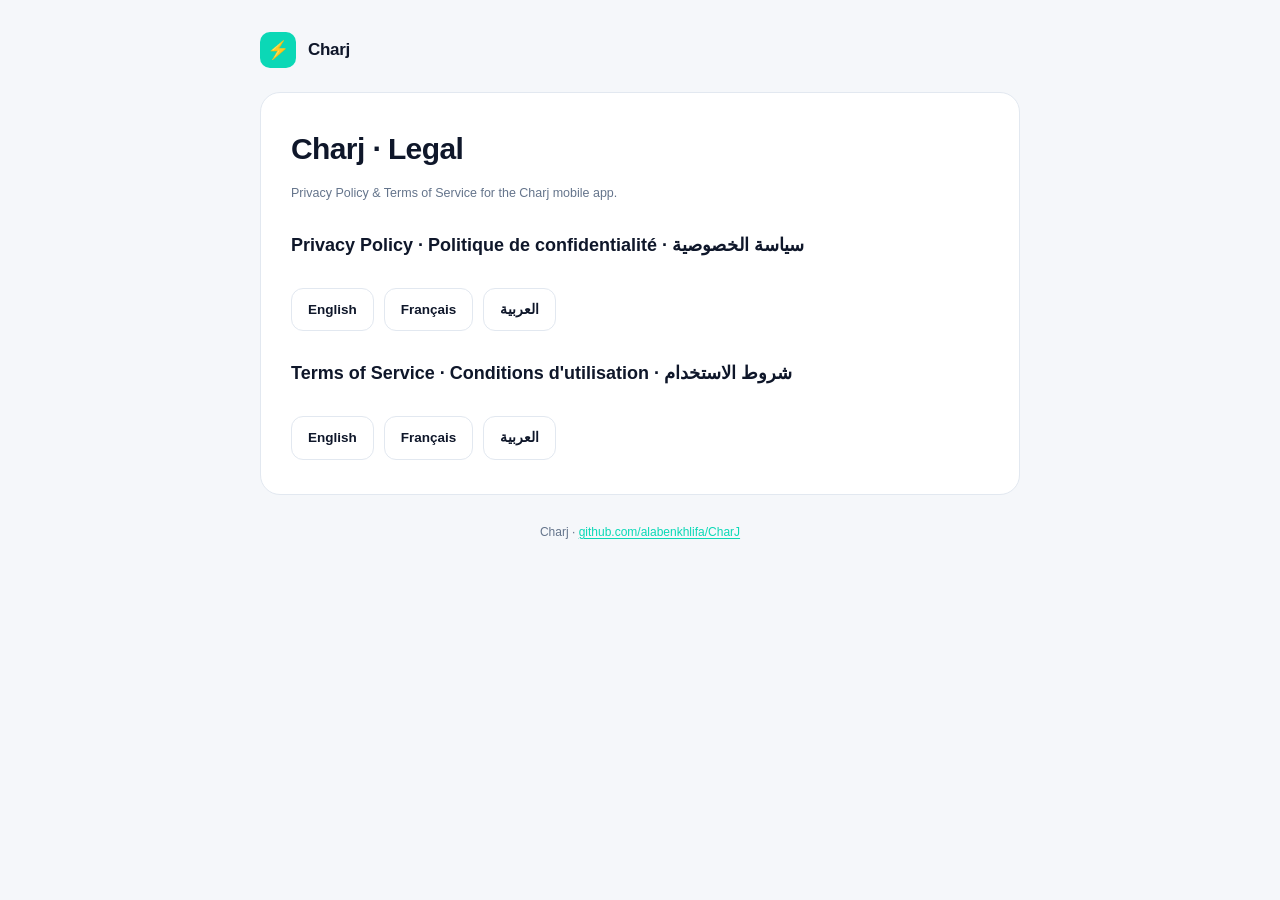
<file: index.html>
<!DOCTYPE html>
<html lang="en">
<head>
<meta charset="utf-8" />
<meta name="viewport" content="width=device-width, initial-scale=1" />
<title>Charj — Legal</title>
<meta name="description" content="Privacy Policy and Terms of Service for Charj, the free EV charger finder for Tunisia." />
<style>
:root{--bg:#f5f7fa;--surface:#fff;--text:#0f172a;--muted:#64748b;
--border:#e2e8f0;--accent:#0BD8B6;--accent-dark:#042F2E;}
@media (prefers-color-scheme:dark){:root{--bg:#0f172a;--surface:#1e293b;
--text:#f8fafc;--muted:#94a3b8;--border:#334155;}}
*{box-sizing:border-box}html,body{margin:0;padding:0}
body{font-family:-apple-system,BlinkMacSystemFont,"SF Pro","Helvetica Neue",
sans-serif;background:var(--bg);color:var(--text);line-height:1.6;
padding:32px 20px 80px;transition:background .3s,color .3s}
main{max-width:760px;margin:0 auto}
.topbar{display:flex;align-items:center;justify-content:space-between;
margin-bottom:24px;flex-wrap:wrap;gap:12px}
.brand{display:flex;align-items:center;gap:12px;text-decoration:none;color:var(--text)}
.brand-dot{width:36px;height:36px;border-radius:10px;background:var(--accent);
display:flex;align-items:center;justify-content:center;color:var(--accent-dark);
font-weight:800;font-size:18px}
.brand-name{font-weight:800;font-size:17px;letter-spacing:-.3px}
.lang{display:flex;gap:6px}
.lang a{padding:6px 12px;border-radius:999px;text-decoration:none;
font-size:12.5px;font-weight:600;color:var(--muted);border:1px solid var(--border)}
.lang a.active{background:var(--accent);color:var(--accent-dark);border-color:transparent}
.card{background:var(--surface);border:1px solid var(--border);
border-radius:20px;padding:32px 30px 34px}
h1{font-size:30px;letter-spacing:-.6px;margin:0 0 8px;font-weight:800}
h2{font-size:18px;margin:28px 0 10px;font-weight:700}
h3{font-size:15px;margin:18px 0 6px;font-weight:600}
p,li{font-size:14.5px}
a{color:var(--accent);text-decoration:underline;text-underline-offset:2px}
code{background:rgba(0,0,0,.06);padding:1px 6px;border-radius:4px;font-size:13px}
@media (prefers-color-scheme:dark){code{background:rgba(255,255,255,.08)}}
ul{padding-left:22px}
[dir=rtl] ul{padding-right:22px;padding-left:0}
.meta{color:var(--muted);font-size:12.5px;margin:10px 0 22px}
.doc-nav{display:flex;gap:10px;margin-top:28px;flex-wrap:wrap}
.doc-nav a{background:var(--surface);border:1px solid var(--border);
padding:10px 16px;border-radius:12px;text-decoration:none;color:var(--text);
font-weight:600;font-size:13.5px}
footer{max-width:760px;margin:28px auto 0;color:var(--muted);font-size:12px;
text-align:center}
</style>
</head>
<body>
  <main>
    <div class="topbar">
      <a class="brand" href="./index.html">
        <span class="brand-dot">⚡</span>
        <span class="brand-name">Charj</span>
      </a>
    </div>
    <article class="card">
      <h1>Charj · Legal</h1>
      <p class="meta">Privacy Policy &amp; Terms of Service for the Charj mobile app.</p>
      <h2>Privacy Policy · Politique de confidentialité · سياسة الخصوصية</h2>
<div class="doc-nav"><a href="./privacy-en.html">English</a><a href="./privacy-fr.html">Français</a><a href="./privacy-ar.html">العربية</a></div>
<h2>Terms of Service · Conditions d'utilisation · شروط الاستخدام</h2>
<div class="doc-nav"><a href="./terms-en.html">English</a><a href="./terms-fr.html">Français</a><a href="./terms-ar.html">العربية</a></div>
    </article>
    <footer>
      Charj · <a href="https://github.com/alabenkhlifa/CharJ">github.com/alabenkhlifa/CharJ</a>
    </footer>
  </main>
</body>
</html>
</file>
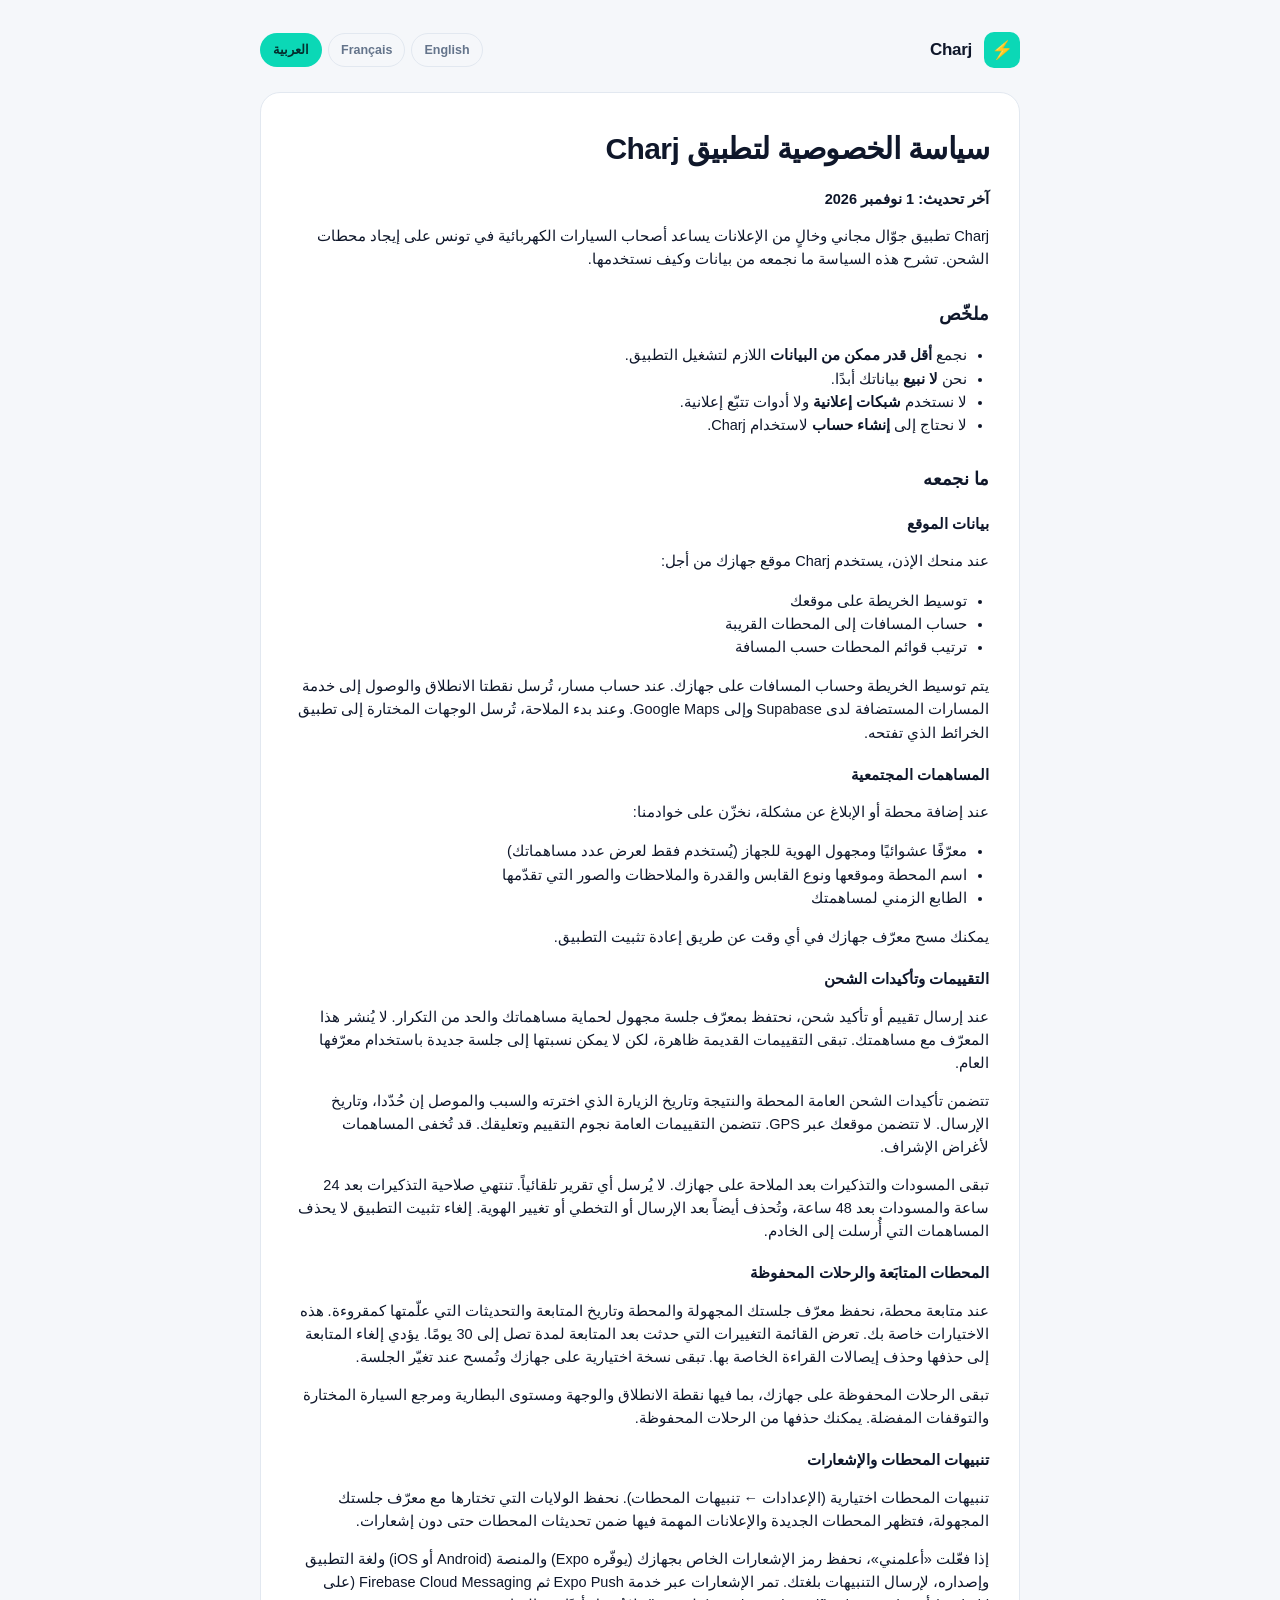
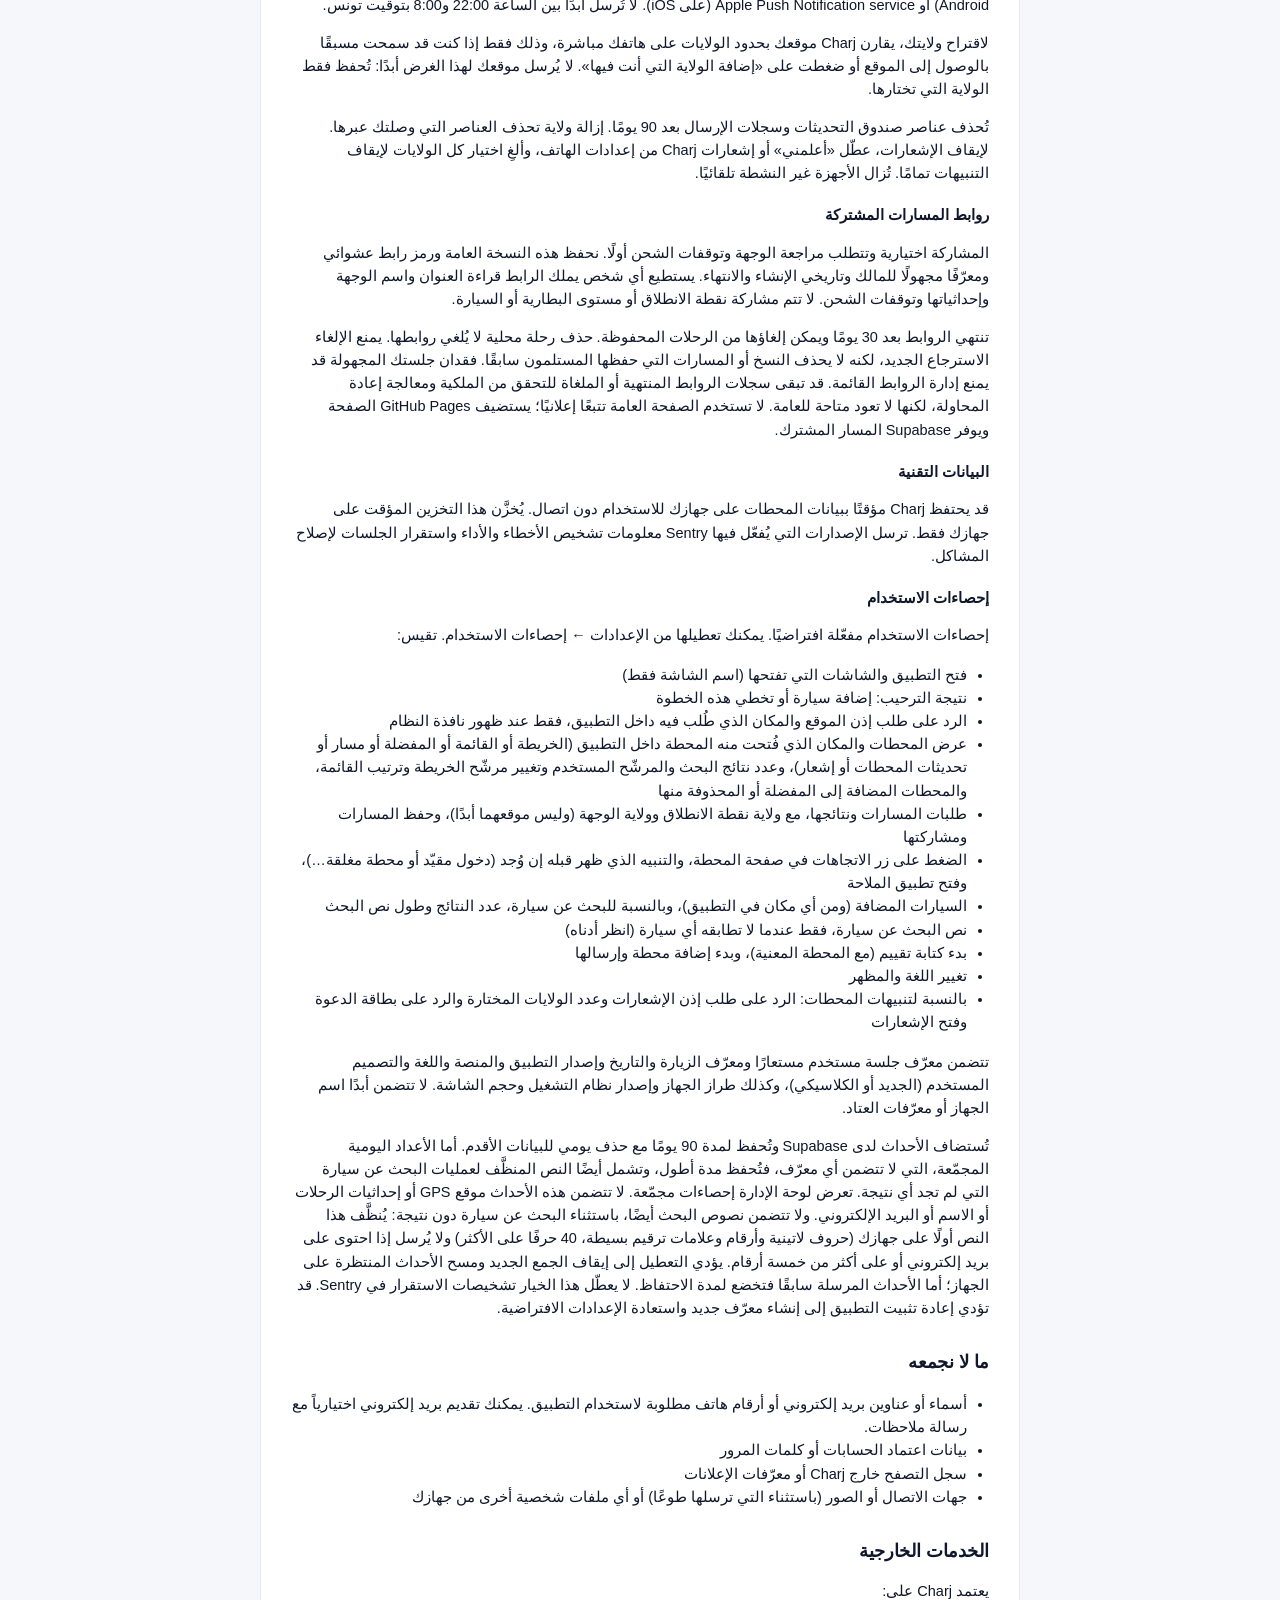
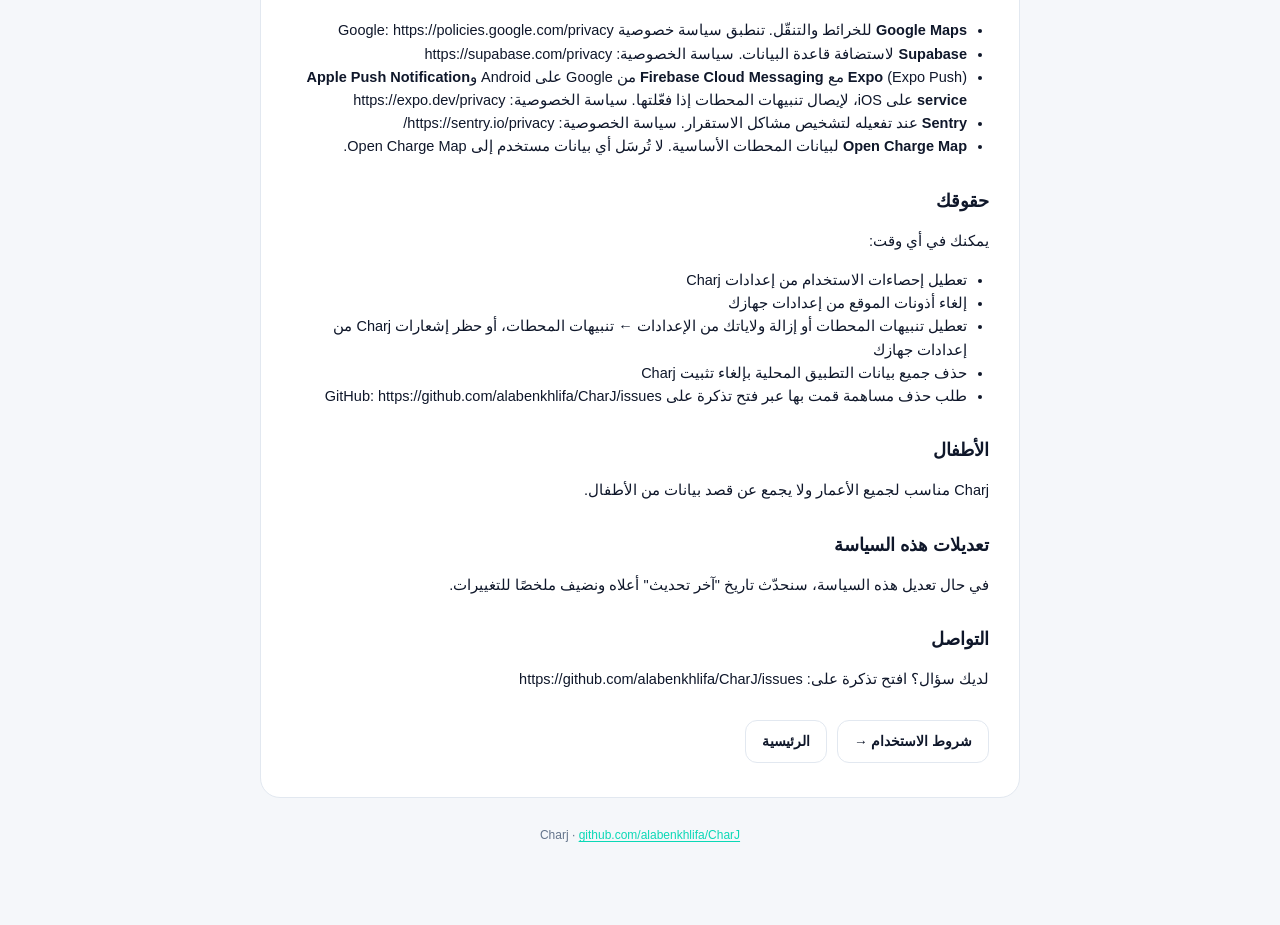
<file: privacy-ar.html>
<!DOCTYPE html>
<html lang="ar" dir="rtl">
<head>
<meta charset="utf-8" />
<meta name="viewport" content="width=device-width, initial-scale=1" />
<title>Charj — سياسة الخصوصية</title>
<meta name="robots" content="index,follow" />
<meta name="description" content="سياسة الخصوصية — Charj, the free EV charger finder for Tunisia." />
<style>
:root{--bg:#f5f7fa;--surface:#fff;--text:#0f172a;--muted:#64748b;
--border:#e2e8f0;--accent:#0BD8B6;--accent-dark:#042F2E;}
@media (prefers-color-scheme:dark){:root{--bg:#0f172a;--surface:#1e293b;
--text:#f8fafc;--muted:#94a3b8;--border:#334155;}}
*{box-sizing:border-box}html,body{margin:0;padding:0}
body{font-family:-apple-system,BlinkMacSystemFont,"SF Pro","Helvetica Neue",
sans-serif;background:var(--bg);color:var(--text);line-height:1.6;
padding:32px 20px 80px;transition:background .3s,color .3s}
main{max-width:760px;margin:0 auto}
.topbar{display:flex;align-items:center;justify-content:space-between;
margin-bottom:24px;flex-wrap:wrap;gap:12px}
.brand{display:flex;align-items:center;gap:12px;text-decoration:none;color:var(--text)}
.brand-dot{width:36px;height:36px;border-radius:10px;background:var(--accent);
display:flex;align-items:center;justify-content:center;color:var(--accent-dark);
font-weight:800;font-size:18px}
.brand-name{font-weight:800;font-size:17px;letter-spacing:-.3px}
.lang{display:flex;gap:6px}
.lang a{padding:6px 12px;border-radius:999px;text-decoration:none;
font-size:12.5px;font-weight:600;color:var(--muted);border:1px solid var(--border)}
.lang a.active{background:var(--accent);color:var(--accent-dark);border-color:transparent}
.card{background:var(--surface);border:1px solid var(--border);
border-radius:20px;padding:32px 30px 34px}
h1{font-size:30px;letter-spacing:-.6px;margin:0 0 8px;font-weight:800}
h2{font-size:18px;margin:28px 0 10px;font-weight:700}
h3{font-size:15px;margin:18px 0 6px;font-weight:600}
p,li{font-size:14.5px}
a{color:var(--accent);text-decoration:underline;text-underline-offset:2px}
code{background:rgba(0,0,0,.06);padding:1px 6px;border-radius:4px;font-size:13px}
@media (prefers-color-scheme:dark){code{background:rgba(255,255,255,.08)}}
ul{padding-left:22px}
[dir=rtl] ul{padding-right:22px;padding-left:0}
.meta{color:var(--muted);font-size:12.5px;margin:10px 0 22px}
.doc-nav{display:flex;gap:10px;margin-top:28px;flex-wrap:wrap}
.doc-nav a{background:var(--surface);border:1px solid var(--border);
padding:10px 16px;border-radius:12px;text-decoration:none;color:var(--text);
font-weight:600;font-size:13.5px}
footer{max-width:760px;margin:28px auto 0;color:var(--muted);font-size:12px;
text-align:center}
</style>
</head>
<body>
  <main>
    <div class="topbar">
      <a class="brand" href="./index.html">
        <span class="brand-dot">⚡</span>
        <span class="brand-name">Charj</span>
      </a>
      <div class="lang"><a href="./privacy-en.html">English</a><a href="./privacy-fr.html">Français</a><a href="./privacy-ar.html" class="active">العربية</a></div>
    </div>
    <article class="card">
      <h1>سياسة الخصوصية لتطبيق Charj</h1>
<p><strong>آخر تحديث: 1 نوفمبر 2026</strong></p>
<p>Charj تطبيق جوّال مجاني وخالٍ من الإعلانات يساعد أصحاب السيارات الكهربائية في تونس على إيجاد محطات الشحن. تشرح هذه السياسة ما نجمعه من بيانات وكيف نستخدمها.</p>
<h2>ملخّص</h2>
<ul>
<li>نجمع <strong>أقل قدر ممكن من البيانات</strong> اللازم لتشغيل التطبيق.</li>
<li>نحن <strong>لا نبيع</strong> بياناتك أبدًا.</li>
<li>لا نستخدم <strong>شبكات إعلانية</strong> ولا أدوات تتبّع إعلانية.</li>
<li>لا نحتاج إلى <strong>إنشاء حساب</strong> لاستخدام Charj.</li>
</ul>
<h2>ما نجمعه</h2>
<h3>بيانات الموقع</h3>
<p>عند منحك الإذن، يستخدم Charj موقع جهازك من أجل:</p>
<ul>
<li>توسيط الخريطة على موقعك</li>
<li>حساب المسافات إلى المحطات القريبة</li>
<li>ترتيب قوائم المحطات حسب المسافة</li>
</ul>
<p>يتم توسيط الخريطة وحساب المسافات على جهازك. عند حساب مسار، تُرسل نقطتا الانطلاق والوصول إلى خدمة المسارات المستضافة لدى Supabase وإلى Google Maps. وعند بدء الملاحة، تُرسل الوجهات المختارة إلى تطبيق الخرائط الذي تفتحه.</p>
<h3>المساهمات المجتمعية</h3>
<p>عند إضافة محطة أو الإبلاغ عن مشكلة، نخزّن على خوادمنا:</p>
<ul>
<li>معرّفًا عشوائيًا ومجهول الهوية للجهاز (يُستخدم فقط لعرض عدد مساهماتك)</li>
<li>اسم المحطة وموقعها ونوع القابس والقدرة والملاحظات والصور التي تقدّمها</li>
<li>الطابع الزمني لمساهمتك</li>
</ul>
<p>يمكنك مسح معرّف جهازك في أي وقت عن طريق إعادة تثبيت التطبيق.</p>
<h3>التقييمات وتأكيدات الشحن</h3>
<p>عند إرسال تقييم أو تأكيد شحن، نحتفظ بمعرّف جلسة مجهول لحماية مساهماتك والحد من التكرار. لا يُنشر هذا المعرّف مع مساهمتك. تبقى التقييمات القديمة ظاهرة، لكن لا يمكن نسبتها إلى جلسة جديدة باستخدام معرّفها العام.</p>
<p>تتضمن تأكيدات الشحن العامة المحطة والنتيجة وتاريخ الزيارة الذي اخترته والسبب والموصل إن حُدّدا، وتاريخ الإرسال. لا تتضمن موقعك عبر GPS. تتضمن التقييمات العامة نجوم التقييم وتعليقك. قد تُخفى المساهمات لأغراض الإشراف.</p>
<p>تبقى المسودات والتذكيرات بعد الملاحة على جهازك. لا يُرسل أي تقرير تلقائياً. تنتهي صلاحية التذكيرات بعد 24 ساعة والمسودات بعد 48 ساعة، وتُحذف أيضاً بعد الإرسال أو التخطي أو تغيير الهوية. إلغاء تثبيت التطبيق لا يحذف المساهمات التي أُرسلت إلى الخادم.</p>
<h3>المحطات المتابَعة والرحلات المحفوظة</h3>
<p>عند متابعة محطة، نحفظ معرّف جلستك المجهولة والمحطة وتاريخ المتابعة والتحديثات التي علّمتها كمقروءة. هذه الاختيارات خاصة بك. تعرض القائمة التغييرات التي حدثت بعد المتابعة لمدة تصل إلى 30 يومًا. يؤدي إلغاء المتابعة إلى حذفها وحذف إيصالات القراءة الخاصة بها. تبقى نسخة اختيارية على جهازك وتُمسح عند تغيّر الجلسة.</p>
<p>تبقى الرحلات المحفوظة على جهازك، بما فيها نقطة الانطلاق والوجهة ومستوى البطارية ومرجع السيارة المختارة والتوقفات المفضلة. يمكنك حذفها من الرحلات المحفوظة.</p>
<h3>تنبيهات المحطات والإشعارات</h3>
<p>تنبيهات المحطات اختيارية (الإعدادات ← تنبيهات المحطات). نحفظ الولايات التي تختارها مع معرّف جلستك المجهولة، فتظهر المحطات الجديدة والإعلانات المهمة فيها ضمن تحديثات المحطات حتى دون إشعارات.</p>
<p>إذا فعّلت «أعلمني»، نحفظ رمز الإشعارات الخاص بجهازك (يوفّره Expo) والمنصة (Android أو iOS) ولغة التطبيق وإصداره، لإرسال التنبيهات بلغتك. تمر الإشعارات عبر خدمة Expo Push ثم Firebase Cloud Messaging (على Android) أو Apple Push Notification service (على iOS). لا تُرسل أبدًا بين الساعة 22:00 و8:00 بتوقيت تونس.</p>
<p>لاقتراح ولايتك، يقارن Charj موقعك بحدود الولايات على هاتفك مباشرة، وذلك فقط إذا كنت قد سمحت مسبقًا بالوصول إلى الموقع أو ضغطت على «إضافة الولاية التي أنت فيها». لا يُرسل موقعك لهذا الغرض أبدًا: تُحفظ فقط الولاية التي تختارها.</p>
<p>تُحذف عناصر صندوق التحديثات وسجلات الإرسال بعد 90 يومًا. إزالة ولاية تحذف العناصر التي وصلتك عبرها. لإيقاف الإشعارات، عطّل «أعلمني» أو إشعارات Charj من إعدادات الهاتف، وألغِ اختيار كل الولايات لإيقاف التنبيهات تمامًا. تُزال الأجهزة غير النشطة تلقائيًا.</p>
<h3>روابط المسارات المشتركة</h3>
<p>المشاركة اختيارية وتتطلب مراجعة الوجهة وتوقفات الشحن أولًا. نحفظ هذه النسخة العامة ورمز رابط عشوائي ومعرّفًا مجهولًا للمالك وتاريخي الإنشاء والانتهاء. يستطيع أي شخص يملك الرابط قراءة العنوان واسم الوجهة وإحداثياتها وتوقفات الشحن. لا تتم مشاركة نقطة الانطلاق أو مستوى البطارية أو السيارة.</p>
<p>تنتهي الروابط بعد 30 يومًا ويمكن إلغاؤها من الرحلات المحفوظة. حذف رحلة محلية لا يُلغي روابطها. يمنع الإلغاء الاسترجاع الجديد، لكنه لا يحذف النسخ أو المسارات التي حفظها المستلمون سابقًا. فقدان جلستك المجهولة قد يمنع إدارة الروابط القائمة. قد تبقى سجلات الروابط المنتهية أو الملغاة للتحقق من الملكية ومعالجة إعادة المحاولة، لكنها لا تعود متاحة للعامة. لا تستخدم الصفحة العامة تتبعًا إعلانيًا؛ يستضيف GitHub Pages الصفحة ويوفر Supabase المسار المشترك.</p>
<h3>البيانات التقنية</h3>
<p>قد يحتفظ Charj مؤقتًا ببيانات المحطات على جهازك للاستخدام دون اتصال. يُخزَّن هذا التخزين المؤقت على جهازك فقط. ترسل الإصدارات التي يُفعّل فيها Sentry معلومات تشخيص الأخطاء والأداء واستقرار الجلسات لإصلاح المشاكل.</p>
<h3>إحصاءات الاستخدام</h3>
<p>إحصاءات الاستخدام مفعّلة افتراضيًا. يمكنك تعطيلها من الإعدادات ← إحصاءات الاستخدام. تقيس:</p>
<ul>
<li>فتح التطبيق والشاشات التي تفتحها (اسم الشاشة فقط)</li>
<li>نتيجة الترحيب: إضافة سيارة أو تخطي هذه الخطوة</li>
<li>الرد على طلب إذن الموقع والمكان الذي طُلب فيه داخل التطبيق، فقط عند ظهور نافذة النظام</li>
<li>عرض المحطات والمكان الذي فُتحت منه المحطة داخل التطبيق (الخريطة أو القائمة أو المفضلة أو مسار أو تحديثات المحطات أو إشعار)، وعدد نتائج البحث والمرشّح المستخدم وتغيير مرشّح الخريطة وترتيب القائمة، والمحطات المضافة إلى المفضلة أو المحذوفة منها</li>
<li>طلبات المسارات ونتائجها، مع ولاية نقطة الانطلاق وولاية الوجهة (وليس موقعهما أبدًا)، وحفظ المسارات ومشاركتها</li>
<li>الضغط على زر الاتجاهات في صفحة المحطة، والتنبيه الذي ظهر قبله إن وُجد (دخول مقيّد أو محطة مغلقة…)، وفتح تطبيق الملاحة</li>
<li>السيارات المضافة (ومن أي مكان في التطبيق)، وبالنسبة للبحث عن سيارة، عدد النتائج وطول نص البحث</li>
<li>نص البحث عن سيارة، فقط عندما لا تطابقه أي سيارة (انظر أدناه)</li>
<li>بدء كتابة تقييم (مع المحطة المعنية)، وبدء إضافة محطة وإرسالها</li>
<li>تغيير اللغة والمظهر</li>
<li>بالنسبة لتنبيهات المحطات: الرد على طلب إذن الإشعارات وعدد الولايات المختارة والرد على بطاقة الدعوة وفتح الإشعارات</li>
</ul>
<p>تتضمن معرّف جلسة مستخدم مستعارًا ومعرّف الزيارة والتاريخ وإصدار التطبيق والمنصة واللغة والتصميم المستخدم (الجديد أو الكلاسيكي)، وكذلك طراز الجهاز وإصدار نظام التشغيل وحجم الشاشة. لا تتضمن أبدًا اسم الجهاز أو معرّفات العتاد.</p>
<p>تُستضاف الأحداث لدى Supabase وتُحفظ لمدة 90 يومًا مع حذف يومي للبيانات الأقدم. أما الأعداد اليومية المجمّعة، التي لا تتضمن أي معرّف، فتُحفظ مدة أطول، وتشمل أيضًا النص المنظَّف لعمليات البحث عن سيارة التي لم تجد أي نتيجة. تعرض لوحة الإدارة إحصاءات مجمّعة. لا تتضمن هذه الأحداث موقع GPS أو إحداثيات الرحلات أو الاسم أو البريد الإلكتروني. ولا تتضمن نصوص البحث أيضًا، باستثناء البحث عن سيارة دون نتيجة: يُنظَّف هذا النص أولًا على جهازك (حروف لاتينية وأرقام وعلامات ترقيم بسيطة، 40 حرفًا على الأكثر) ولا يُرسل إذا احتوى على بريد إلكتروني أو على أكثر من خمسة أرقام. يؤدي التعطيل إلى إيقاف الجمع الجديد ومسح الأحداث المنتظرة على الجهاز؛ أما الأحداث المرسلة سابقًا فتخضع لمدة الاحتفاظ. لا يعطّل هذا الخيار تشخيصات الاستقرار في Sentry. قد تؤدي إعادة تثبيت التطبيق إلى إنشاء معرّف جديد واستعادة الإعدادات الافتراضية.</p>
<h2>ما لا نجمعه</h2>
<ul>
<li>أسماء أو عناوين بريد إلكتروني أو أرقام هاتف مطلوبة لاستخدام التطبيق. يمكنك تقديم بريد إلكتروني اختيارياً مع رسالة ملاحظات.</li>
<li>بيانات اعتماد الحسابات أو كلمات المرور</li>
<li>سجل التصفح خارج Charj أو معرّفات الإعلانات</li>
<li>جهات الاتصال أو الصور (باستثناء التي ترسلها طوعًا) أو أي ملفات شخصية أخرى من جهازك</li>
</ul>
<h2>الخدمات الخارجية</h2>
<p>يعتمد Charj على:</p>
<ul>
<li><strong>Google Maps</strong> للخرائط والتنقّل. تنطبق سياسة خصوصية Google: https://policies.google.com/privacy</li>
<li><strong>Supabase</strong> لاستضافة قاعدة البيانات. سياسة الخصوصية: https://supabase.com/privacy</li>
<li><strong>Expo</strong> (Expo Push) مع <strong>Firebase Cloud Messaging</strong> من Google على Android و<strong>Apple Push Notification service</strong> على iOS، لإيصال تنبيهات المحطات إذا فعّلتها. سياسة الخصوصية: https://expo.dev/privacy</li>
<li><strong>Sentry</strong> عند تفعيله لتشخيص مشاكل الاستقرار. سياسة الخصوصية: https://sentry.io/privacy/</li>
<li><strong>Open Charge Map</strong> لبيانات المحطات الأساسية. لا تُرسَل أي بيانات مستخدم إلى Open Charge Map.</li>
</ul>
<h2>حقوقك</h2>
<p>يمكنك في أي وقت:</p>
<ul>
<li>تعطيل إحصاءات الاستخدام من إعدادات Charj</li>
<li>إلغاء أذونات الموقع من إعدادات جهازك</li>
<li>تعطيل تنبيهات المحطات أو إزالة ولاياتك من الإعدادات ← تنبيهات المحطات، أو حظر إشعارات Charj من إعدادات جهازك</li>
<li>حذف جميع بيانات التطبيق المحلية بإلغاء تثبيت Charj</li>
<li>طلب حذف مساهمة قمت بها عبر فتح تذكرة على GitHub: https://github.com/alabenkhlifa/CharJ/issues</li>
</ul>
<h2>الأطفال</h2>
<p>Charj مناسب لجميع الأعمار ولا يجمع عن قصد بيانات من الأطفال.</p>
<h2>تعديلات هذه السياسة</h2>
<p>في حال تعديل هذه السياسة، سنحدّث تاريخ "آخر تحديث" أعلاه ونضيف ملخصًا للتغييرات.</p>
<h2>التواصل</h2>
<p>لديك سؤال؟ افتح تذكرة على: https://github.com/alabenkhlifa/CharJ/issues</p>
      <div class="doc-nav"><a href="./terms-ar.html">شروط الاستخدام →</a><a href="./index.html">الرئيسية</a></div>
    </article>
    <footer>
      Charj · <a href="https://github.com/alabenkhlifa/CharJ">github.com/alabenkhlifa/CharJ</a>
    </footer>
  </main>
</body>
</html>
</file>
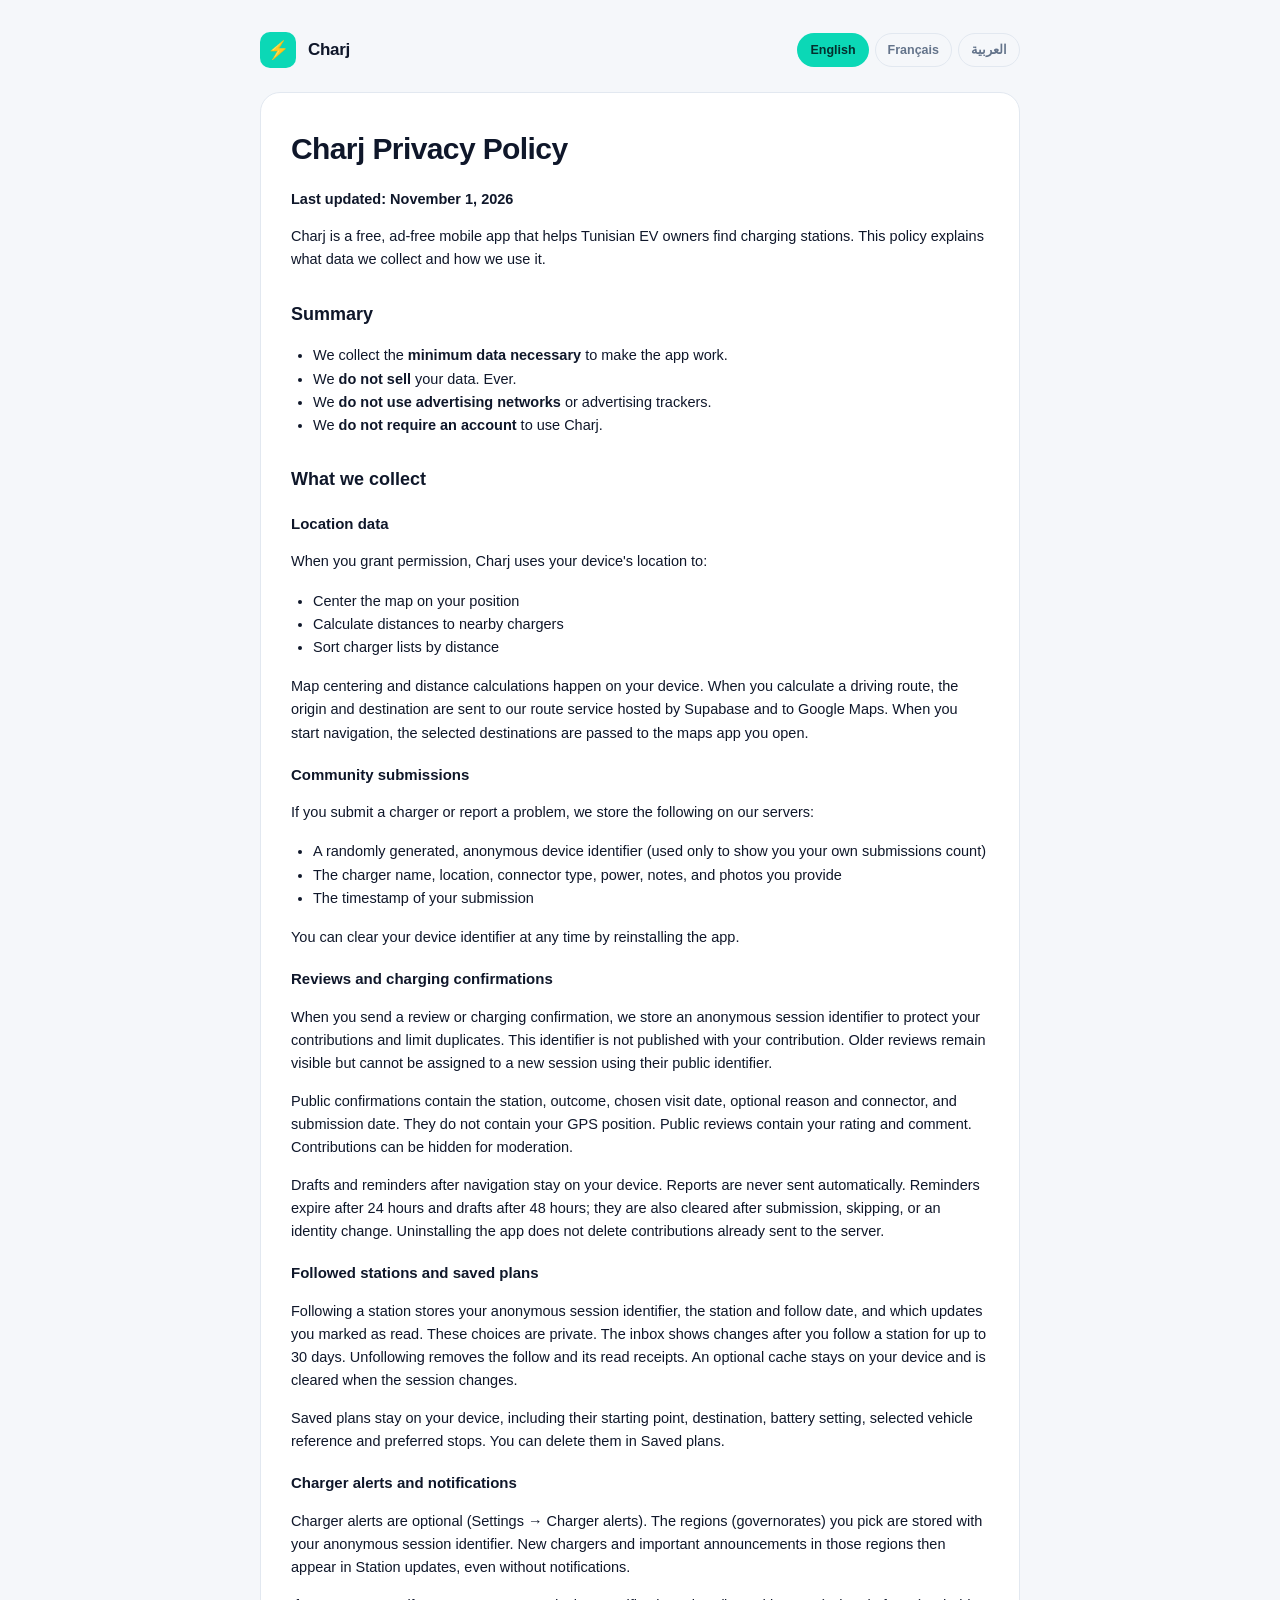
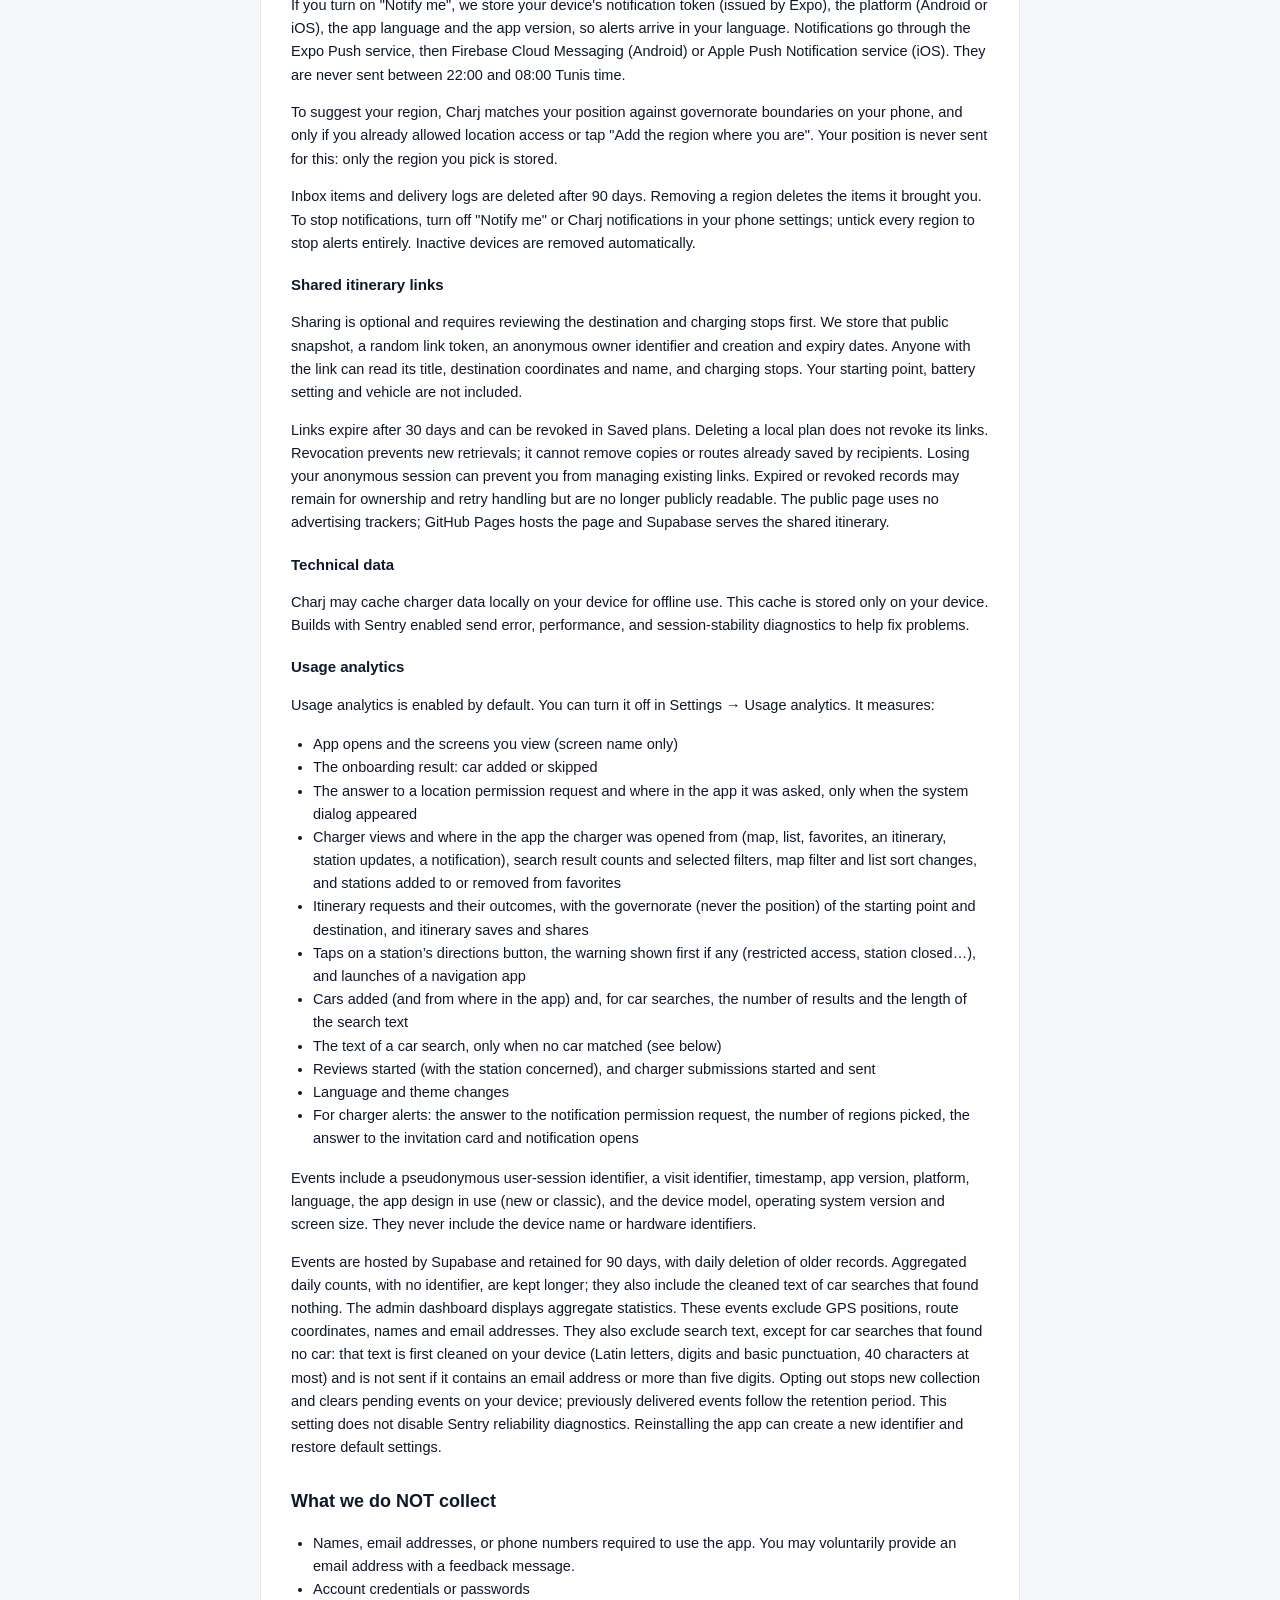
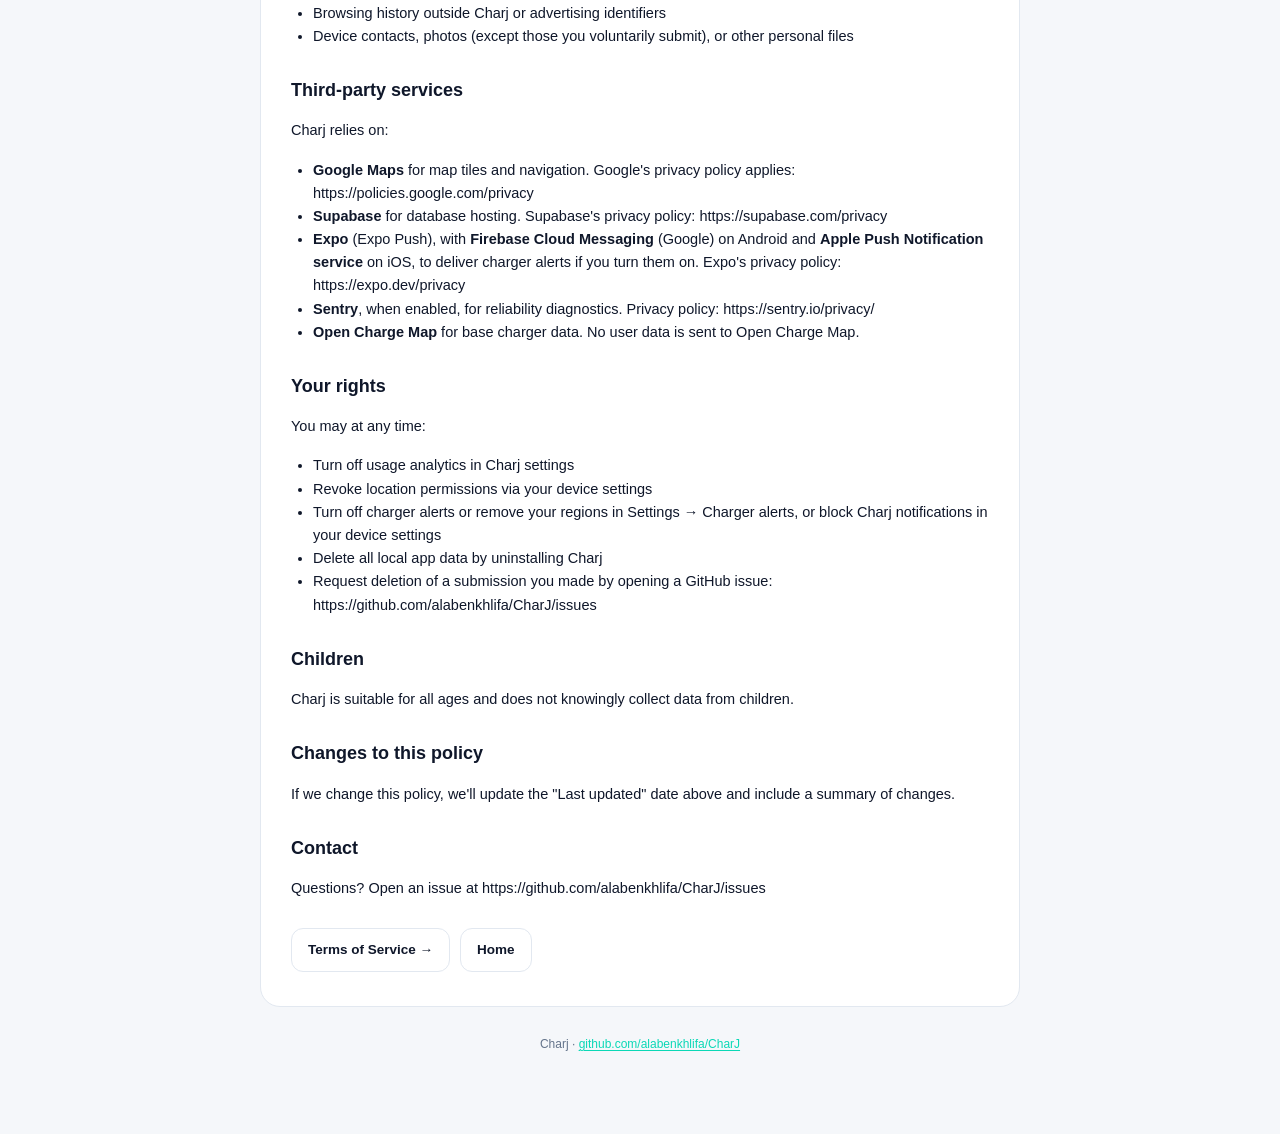
<file: privacy-en.html>
<!DOCTYPE html>
<html lang="en" dir="ltr">
<head>
<meta charset="utf-8" />
<meta name="viewport" content="width=device-width, initial-scale=1" />
<title>Charj — Privacy Policy</title>
<meta name="robots" content="index,follow" />
<meta name="description" content="Privacy Policy — Charj, the free EV charger finder for Tunisia." />
<style>
:root{--bg:#f5f7fa;--surface:#fff;--text:#0f172a;--muted:#64748b;
--border:#e2e8f0;--accent:#0BD8B6;--accent-dark:#042F2E;}
@media (prefers-color-scheme:dark){:root{--bg:#0f172a;--surface:#1e293b;
--text:#f8fafc;--muted:#94a3b8;--border:#334155;}}
*{box-sizing:border-box}html,body{margin:0;padding:0}
body{font-family:-apple-system,BlinkMacSystemFont,"SF Pro","Helvetica Neue",
sans-serif;background:var(--bg);color:var(--text);line-height:1.6;
padding:32px 20px 80px;transition:background .3s,color .3s}
main{max-width:760px;margin:0 auto}
.topbar{display:flex;align-items:center;justify-content:space-between;
margin-bottom:24px;flex-wrap:wrap;gap:12px}
.brand{display:flex;align-items:center;gap:12px;text-decoration:none;color:var(--text)}
.brand-dot{width:36px;height:36px;border-radius:10px;background:var(--accent);
display:flex;align-items:center;justify-content:center;color:var(--accent-dark);
font-weight:800;font-size:18px}
.brand-name{font-weight:800;font-size:17px;letter-spacing:-.3px}
.lang{display:flex;gap:6px}
.lang a{padding:6px 12px;border-radius:999px;text-decoration:none;
font-size:12.5px;font-weight:600;color:var(--muted);border:1px solid var(--border)}
.lang a.active{background:var(--accent);color:var(--accent-dark);border-color:transparent}
.card{background:var(--surface);border:1px solid var(--border);
border-radius:20px;padding:32px 30px 34px}
h1{font-size:30px;letter-spacing:-.6px;margin:0 0 8px;font-weight:800}
h2{font-size:18px;margin:28px 0 10px;font-weight:700}
h3{font-size:15px;margin:18px 0 6px;font-weight:600}
p,li{font-size:14.5px}
a{color:var(--accent);text-decoration:underline;text-underline-offset:2px}
code{background:rgba(0,0,0,.06);padding:1px 6px;border-radius:4px;font-size:13px}
@media (prefers-color-scheme:dark){code{background:rgba(255,255,255,.08)}}
ul{padding-left:22px}
[dir=rtl] ul{padding-right:22px;padding-left:0}
.meta{color:var(--muted);font-size:12.5px;margin:10px 0 22px}
.doc-nav{display:flex;gap:10px;margin-top:28px;flex-wrap:wrap}
.doc-nav a{background:var(--surface);border:1px solid var(--border);
padding:10px 16px;border-radius:12px;text-decoration:none;color:var(--text);
font-weight:600;font-size:13.5px}
footer{max-width:760px;margin:28px auto 0;color:var(--muted);font-size:12px;
text-align:center}
</style>
</head>
<body>
  <main>
    <div class="topbar">
      <a class="brand" href="./index.html">
        <span class="brand-dot">⚡</span>
        <span class="brand-name">Charj</span>
      </a>
      <div class="lang"><a href="./privacy-en.html" class="active">English</a><a href="./privacy-fr.html">Français</a><a href="./privacy-ar.html">العربية</a></div>
    </div>
    <article class="card">
      <h1>Charj Privacy Policy</h1>
<p><strong>Last updated: November 1, 2026</strong></p>
<p>Charj is a free, ad-free mobile app that helps Tunisian EV owners find charging stations. This policy explains what data we collect and how we use it.</p>
<h2>Summary</h2>
<ul>
<li>We collect the <strong>minimum data necessary</strong> to make the app work.</li>
<li>We <strong>do not sell</strong> your data. Ever.</li>
<li>We <strong>do not use advertising networks</strong> or advertising trackers.</li>
<li>We <strong>do not require an account</strong> to use Charj.</li>
</ul>
<h2>What we collect</h2>
<h3>Location data</h3>
<p>When you grant permission, Charj uses your device's location to:</p>
<ul>
<li>Center the map on your position</li>
<li>Calculate distances to nearby chargers</li>
<li>Sort charger lists by distance</li>
</ul>
<p>Map centering and distance calculations happen on your device. When you calculate a driving route, the origin and destination are sent to our route service hosted by Supabase and to Google Maps. When you start navigation, the selected destinations are passed to the maps app you open.</p>
<h3>Community submissions</h3>
<p>If you submit a charger or report a problem, we store the following on our servers:</p>
<ul>
<li>A randomly generated, anonymous device identifier (used only to show you your own submissions count)</li>
<li>The charger name, location, connector type, power, notes, and photos you provide</li>
<li>The timestamp of your submission</li>
</ul>
<p>You can clear your device identifier at any time by reinstalling the app.</p>
<h3>Reviews and charging confirmations</h3>
<p>When you send a review or charging confirmation, we store an anonymous session identifier to protect your contributions and limit duplicates. This identifier is not published with your contribution. Older reviews remain visible but cannot be assigned to a new session using their public identifier.</p>
<p>Public confirmations contain the station, outcome, chosen visit date, optional reason and connector, and submission date. They do not contain your GPS position. Public reviews contain your rating and comment. Contributions can be hidden for moderation.</p>
<p>Drafts and reminders after navigation stay on your device. Reports are never sent automatically. Reminders expire after 24 hours and drafts after 48 hours; they are also cleared after submission, skipping, or an identity change. Uninstalling the app does not delete contributions already sent to the server.</p>
<h3>Followed stations and saved plans</h3>
<p>Following a station stores your anonymous session identifier, the station and follow date, and which updates you marked as read. These choices are private. The inbox shows changes after you follow a station for up to 30 days. Unfollowing removes the follow and its read receipts. An optional cache stays on your device and is cleared when the session changes.</p>
<p>Saved plans stay on your device, including their starting point, destination, battery setting, selected vehicle reference and preferred stops. You can delete them in Saved plans.</p>
<h3>Charger alerts and notifications</h3>
<p>Charger alerts are optional (Settings → Charger alerts). The regions (governorates) you pick are stored with your anonymous session identifier. New chargers and important announcements in those regions then appear in Station updates, even without notifications.</p>
<p>If you turn on "Notify me", we store your device's notification token (issued by Expo), the platform (Android or iOS), the app language and the app version, so alerts arrive in your language. Notifications go through the Expo Push service, then Firebase Cloud Messaging (Android) or Apple Push Notification service (iOS). They are never sent between 22:00 and 08:00 Tunis time.</p>
<p>To suggest your region, Charj matches your position against governorate boundaries on your phone, and only if you already allowed location access or tap "Add the region where you are". Your position is never sent for this: only the region you pick is stored.</p>
<p>Inbox items and delivery logs are deleted after 90 days. Removing a region deletes the items it brought you. To stop notifications, turn off "Notify me" or Charj notifications in your phone settings; untick every region to stop alerts entirely. Inactive devices are removed automatically.</p>
<h3>Shared itinerary links</h3>
<p>Sharing is optional and requires reviewing the destination and charging stops first. We store that public snapshot, a random link token, an anonymous owner identifier and creation and expiry dates. Anyone with the link can read its title, destination coordinates and name, and charging stops. Your starting point, battery setting and vehicle are not included.</p>
<p>Links expire after 30 days and can be revoked in Saved plans. Deleting a local plan does not revoke its links. Revocation prevents new retrievals; it cannot remove copies or routes already saved by recipients. Losing your anonymous session can prevent you from managing existing links. Expired or revoked records may remain for ownership and retry handling but are no longer publicly readable. The public page uses no advertising trackers; GitHub Pages hosts the page and Supabase serves the shared itinerary.</p>
<h3>Technical data</h3>
<p>Charj may cache charger data locally on your device for offline use. This cache is stored only on your device. Builds with Sentry enabled send error, performance, and session-stability diagnostics to help fix problems.</p>
<h3>Usage analytics</h3>
<p>Usage analytics is enabled by default. You can turn it off in Settings → Usage analytics. It measures:</p>
<ul>
<li>App opens and the screens you view (screen name only)</li>
<li>The onboarding result: car added or skipped</li>
<li>The answer to a location permission request and where in the app it was asked, only when the system dialog appeared</li>
<li>Charger views and where in the app the charger was opened from (map, list, favorites, an itinerary, station updates, a notification), search result counts and selected filters, map filter and list sort changes, and stations added to or removed from favorites</li>
<li>Itinerary requests and their outcomes, with the governorate (never the position) of the starting point and destination, and itinerary saves and shares</li>
<li>Taps on a station’s directions button, the warning shown first if any (restricted access, station closed…), and launches of a navigation app</li>
<li>Cars added (and from where in the app) and, for car searches, the number of results and the length of the search text</li>
<li>The text of a car search, only when no car matched (see below)</li>
<li>Reviews started (with the station concerned), and charger submissions started and sent</li>
<li>Language and theme changes</li>
<li>For charger alerts: the answer to the notification permission request, the number of regions picked, the answer to the invitation card and notification opens</li>
</ul>
<p>Events include a pseudonymous user-session identifier, a visit identifier, timestamp, app version, platform, language, the app design in use (new or classic), and the device model, operating system version and screen size. They never include the device name or hardware identifiers.</p>
<p>Events are hosted by Supabase and retained for 90 days, with daily deletion of older records. Aggregated daily counts, with no identifier, are kept longer; they also include the cleaned text of car searches that found nothing. The admin dashboard displays aggregate statistics. These events exclude GPS positions, route coordinates, names and email addresses. They also exclude search text, except for car searches that found no car: that text is first cleaned on your device (Latin letters, digits and basic punctuation, 40 characters at most) and is not sent if it contains an email address or more than five digits. Opting out stops new collection and clears pending events on your device; previously delivered events follow the retention period. This setting does not disable Sentry reliability diagnostics. Reinstalling the app can create a new identifier and restore default settings.</p>
<h2>What we do NOT collect</h2>
<ul>
<li>Names, email addresses, or phone numbers required to use the app. You may voluntarily provide an email address with a feedback message.</li>
<li>Account credentials or passwords</li>
<li>Browsing history outside Charj or advertising identifiers</li>
<li>Device contacts, photos (except those you voluntarily submit), or other personal files</li>
</ul>
<h2>Third-party services</h2>
<p>Charj relies on:</p>
<ul>
<li><strong>Google Maps</strong> for map tiles and navigation. Google's privacy policy applies: https://policies.google.com/privacy</li>
<li><strong>Supabase</strong> for database hosting. Supabase's privacy policy: https://supabase.com/privacy</li>
<li><strong>Expo</strong> (Expo Push), with <strong>Firebase Cloud Messaging</strong> (Google) on Android and <strong>Apple Push Notification service</strong> on iOS, to deliver charger alerts if you turn them on. Expo's privacy policy: https://expo.dev/privacy</li>
<li><strong>Sentry</strong>, when enabled, for reliability diagnostics. Privacy policy: https://sentry.io/privacy/</li>
<li><strong>Open Charge Map</strong> for base charger data. No user data is sent to Open Charge Map.</li>
</ul>
<h2>Your rights</h2>
<p>You may at any time:</p>
<ul>
<li>Turn off usage analytics in Charj settings</li>
<li>Revoke location permissions via your device settings</li>
<li>Turn off charger alerts or remove your regions in Settings → Charger alerts, or block Charj notifications in your device settings</li>
<li>Delete all local app data by uninstalling Charj</li>
<li>Request deletion of a submission you made by opening a GitHub issue: https://github.com/alabenkhlifa/CharJ/issues</li>
</ul>
<h2>Children</h2>
<p>Charj is suitable for all ages and does not knowingly collect data from children.</p>
<h2>Changes to this policy</h2>
<p>If we change this policy, we'll update the "Last updated" date above and include a summary of changes.</p>
<h2>Contact</h2>
<p>Questions? Open an issue at https://github.com/alabenkhlifa/CharJ/issues</p>
      <div class="doc-nav"><a href="./terms-en.html">Terms of Service →</a><a href="./index.html">Home</a></div>
    </article>
    <footer>
      Charj · <a href="https://github.com/alabenkhlifa/CharJ">github.com/alabenkhlifa/CharJ</a>
    </footer>
  </main>
</body>
</html>
</file>
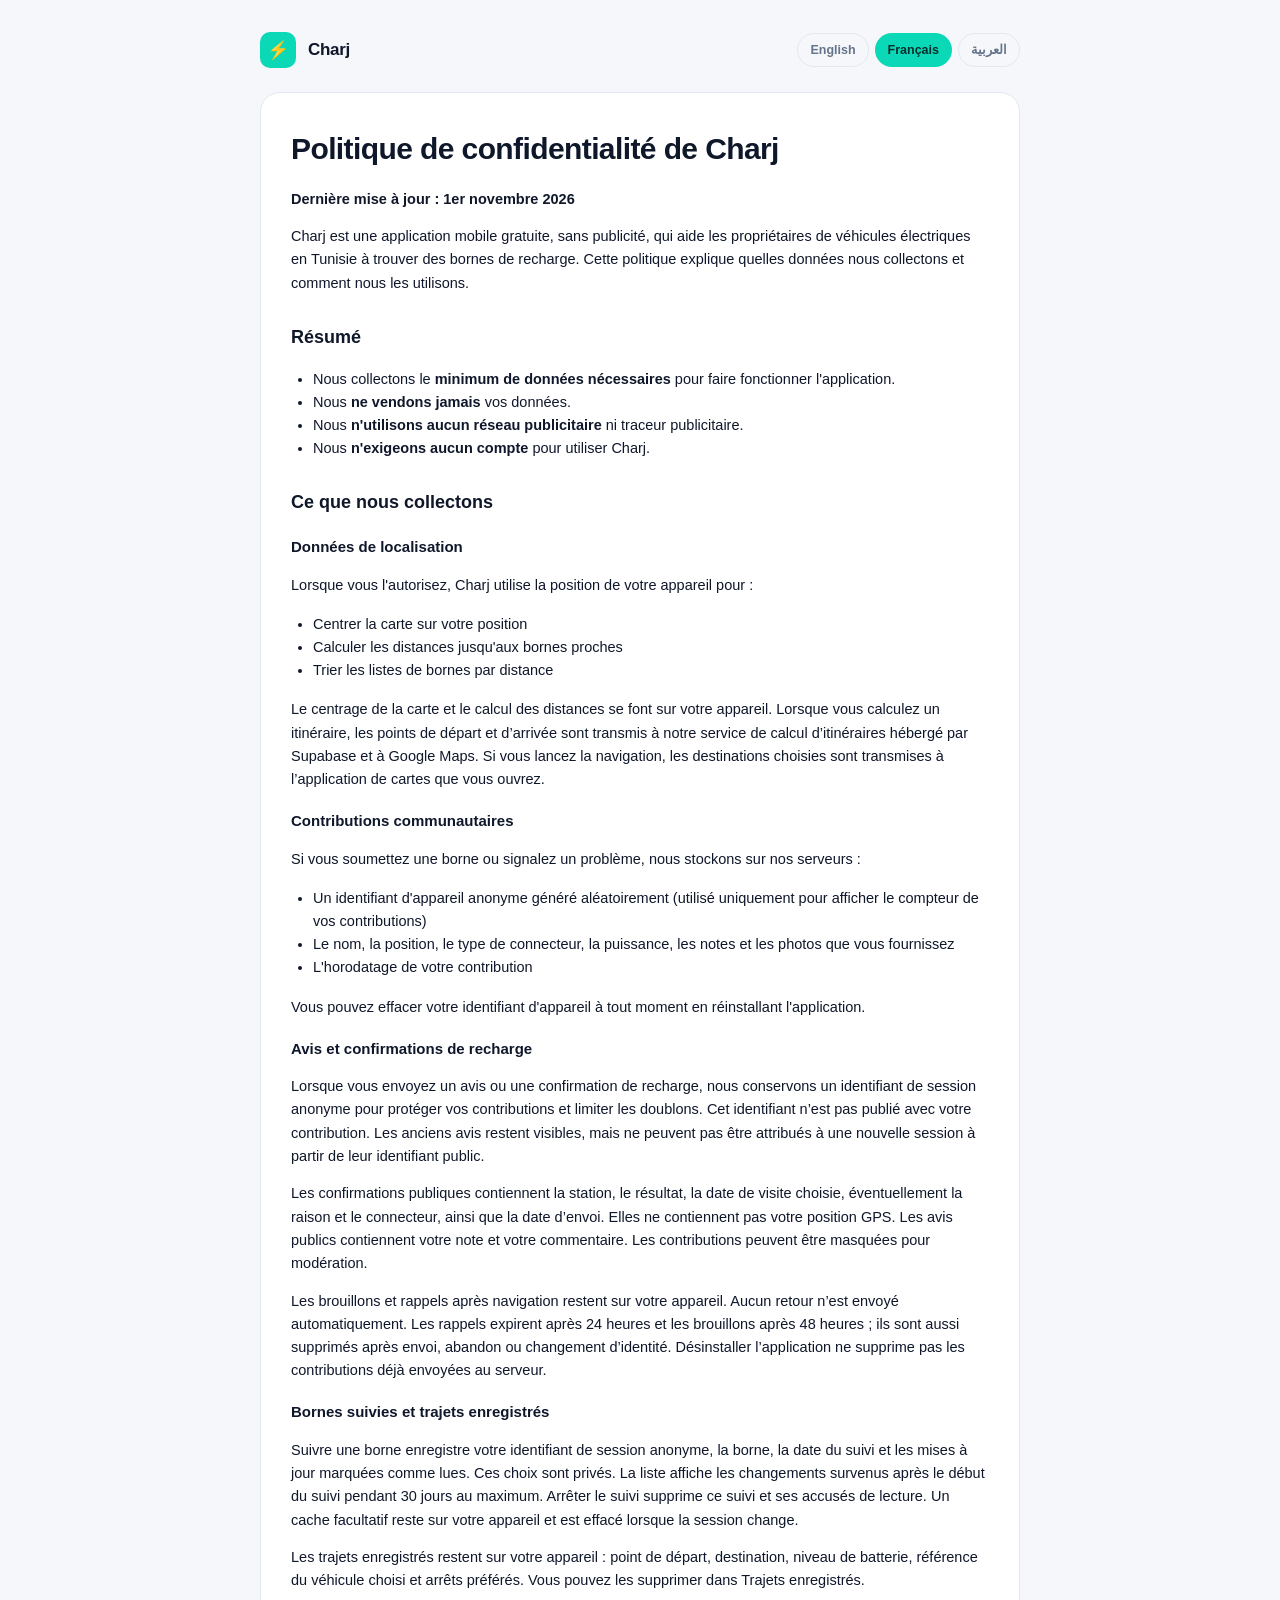
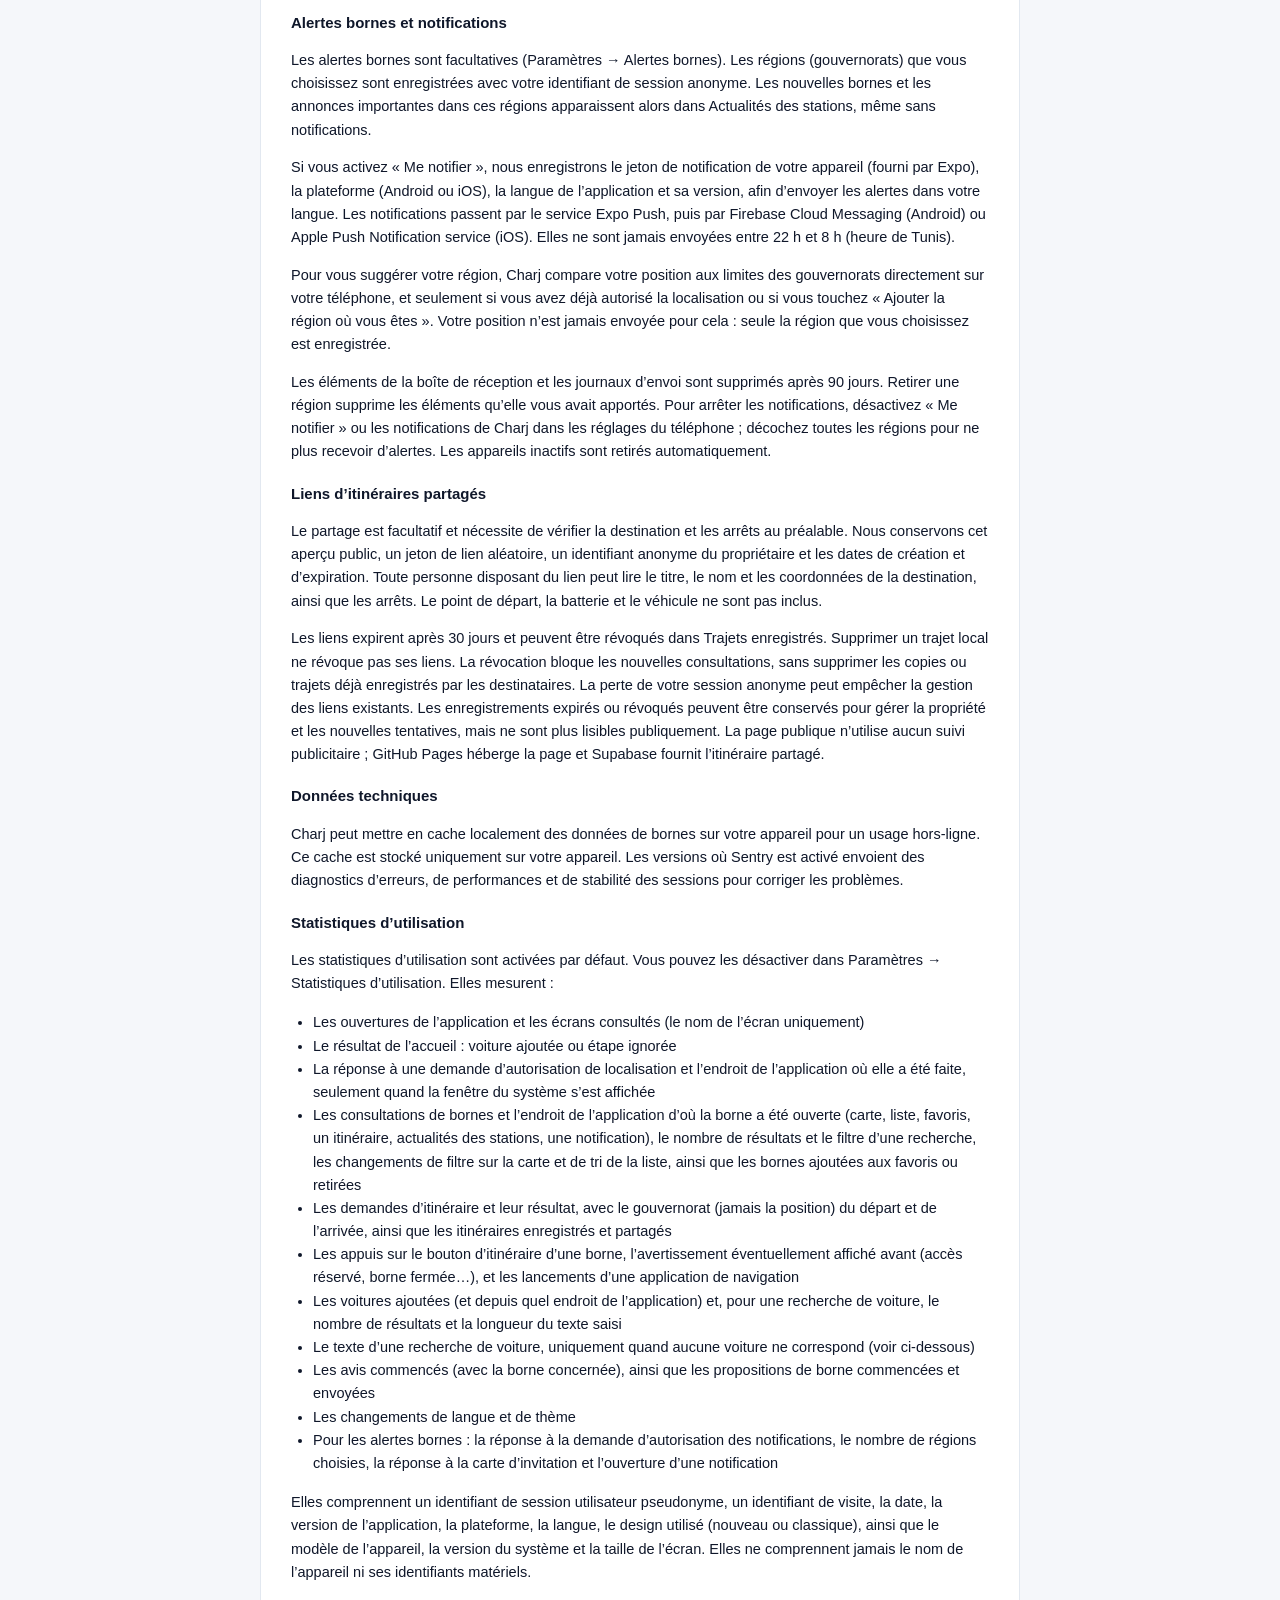
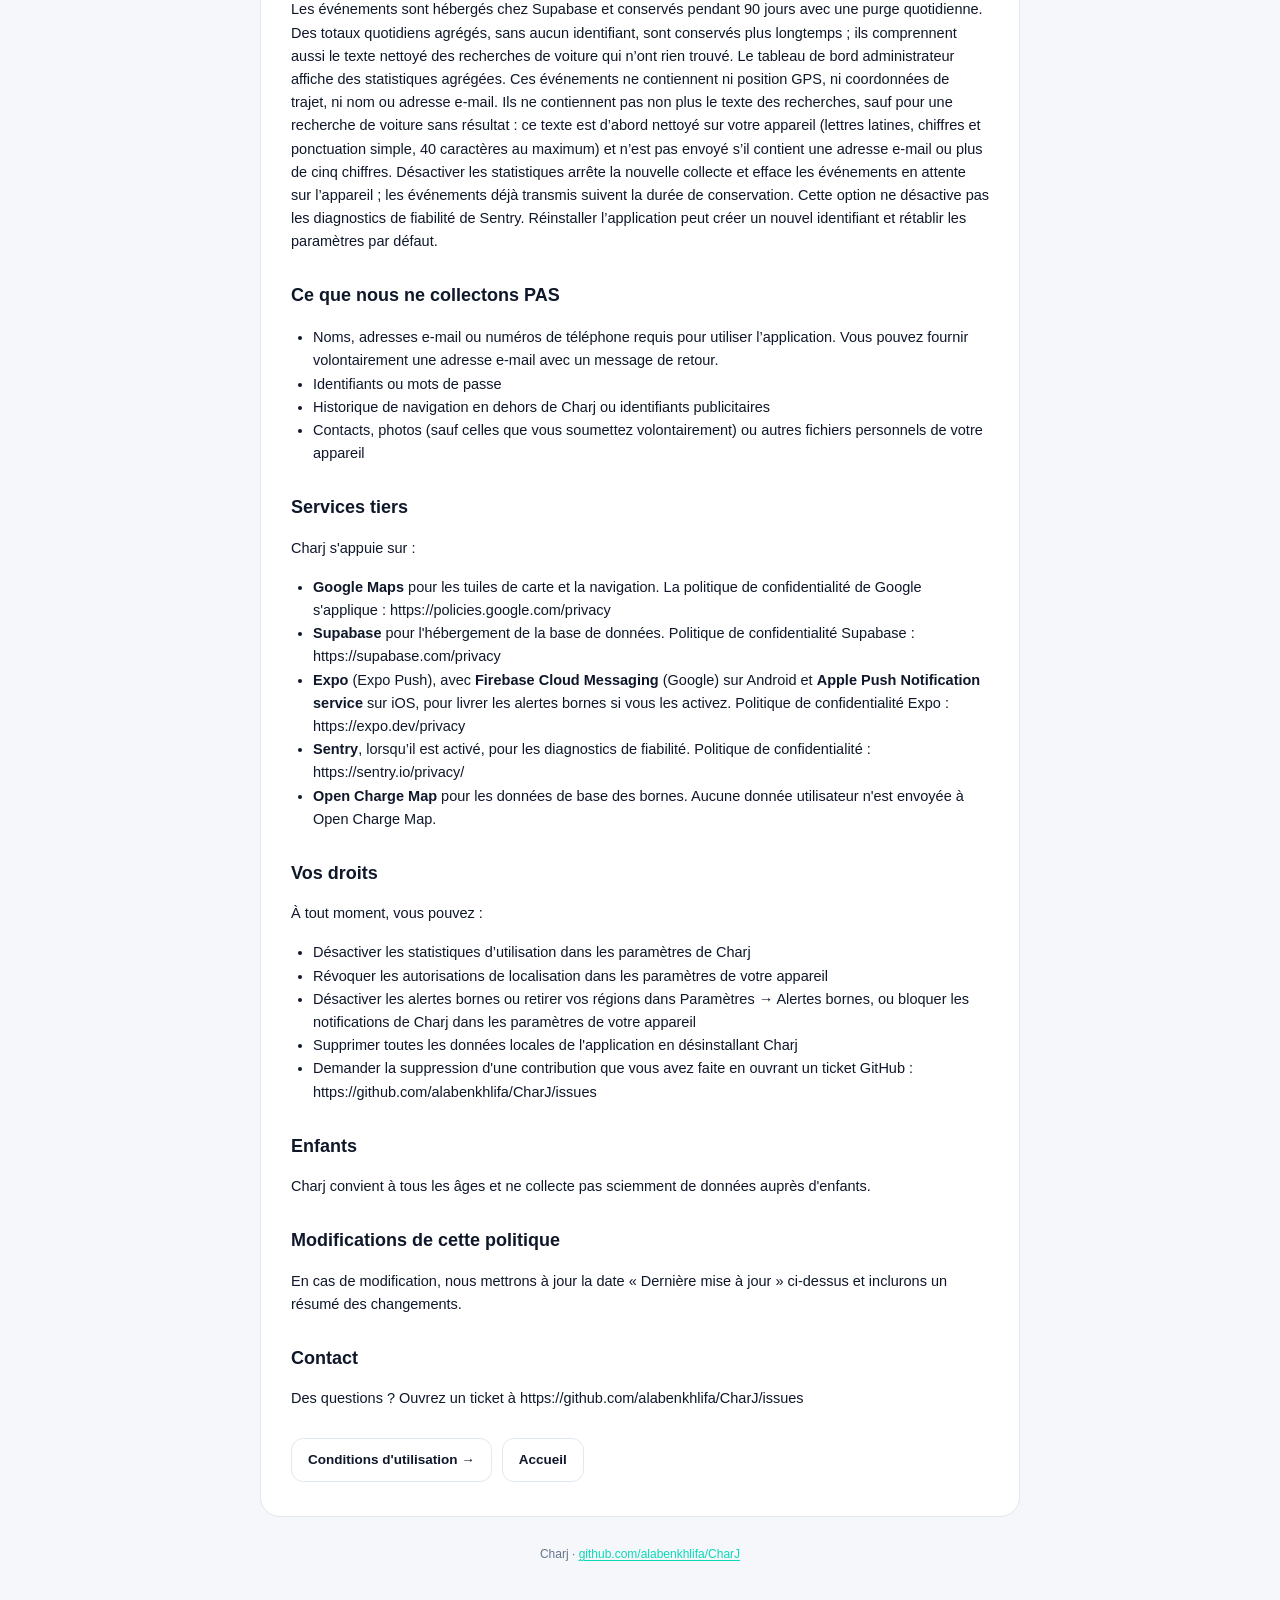
<file: privacy-fr.html>
<!DOCTYPE html>
<html lang="fr" dir="ltr">
<head>
<meta charset="utf-8" />
<meta name="viewport" content="width=device-width, initial-scale=1" />
<title>Charj — Politique de confidentialité</title>
<meta name="robots" content="index,follow" />
<meta name="description" content="Politique de confidentialité — Charj, the free EV charger finder for Tunisia." />
<style>
:root{--bg:#f5f7fa;--surface:#fff;--text:#0f172a;--muted:#64748b;
--border:#e2e8f0;--accent:#0BD8B6;--accent-dark:#042F2E;}
@media (prefers-color-scheme:dark){:root{--bg:#0f172a;--surface:#1e293b;
--text:#f8fafc;--muted:#94a3b8;--border:#334155;}}
*{box-sizing:border-box}html,body{margin:0;padding:0}
body{font-family:-apple-system,BlinkMacSystemFont,"SF Pro","Helvetica Neue",
sans-serif;background:var(--bg);color:var(--text);line-height:1.6;
padding:32px 20px 80px;transition:background .3s,color .3s}
main{max-width:760px;margin:0 auto}
.topbar{display:flex;align-items:center;justify-content:space-between;
margin-bottom:24px;flex-wrap:wrap;gap:12px}
.brand{display:flex;align-items:center;gap:12px;text-decoration:none;color:var(--text)}
.brand-dot{width:36px;height:36px;border-radius:10px;background:var(--accent);
display:flex;align-items:center;justify-content:center;color:var(--accent-dark);
font-weight:800;font-size:18px}
.brand-name{font-weight:800;font-size:17px;letter-spacing:-.3px}
.lang{display:flex;gap:6px}
.lang a{padding:6px 12px;border-radius:999px;text-decoration:none;
font-size:12.5px;font-weight:600;color:var(--muted);border:1px solid var(--border)}
.lang a.active{background:var(--accent);color:var(--accent-dark);border-color:transparent}
.card{background:var(--surface);border:1px solid var(--border);
border-radius:20px;padding:32px 30px 34px}
h1{font-size:30px;letter-spacing:-.6px;margin:0 0 8px;font-weight:800}
h2{font-size:18px;margin:28px 0 10px;font-weight:700}
h3{font-size:15px;margin:18px 0 6px;font-weight:600}
p,li{font-size:14.5px}
a{color:var(--accent);text-decoration:underline;text-underline-offset:2px}
code{background:rgba(0,0,0,.06);padding:1px 6px;border-radius:4px;font-size:13px}
@media (prefers-color-scheme:dark){code{background:rgba(255,255,255,.08)}}
ul{padding-left:22px}
[dir=rtl] ul{padding-right:22px;padding-left:0}
.meta{color:var(--muted);font-size:12.5px;margin:10px 0 22px}
.doc-nav{display:flex;gap:10px;margin-top:28px;flex-wrap:wrap}
.doc-nav a{background:var(--surface);border:1px solid var(--border);
padding:10px 16px;border-radius:12px;text-decoration:none;color:var(--text);
font-weight:600;font-size:13.5px}
footer{max-width:760px;margin:28px auto 0;color:var(--muted);font-size:12px;
text-align:center}
</style>
</head>
<body>
  <main>
    <div class="topbar">
      <a class="brand" href="./index.html">
        <span class="brand-dot">⚡</span>
        <span class="brand-name">Charj</span>
      </a>
      <div class="lang"><a href="./privacy-en.html">English</a><a href="./privacy-fr.html" class="active">Français</a><a href="./privacy-ar.html">العربية</a></div>
    </div>
    <article class="card">
      <h1>Politique de confidentialité de Charj</h1>
<p><strong>Dernière mise à jour : 1er novembre 2026</strong></p>
<p>Charj est une application mobile gratuite, sans publicité, qui aide les propriétaires de véhicules électriques en Tunisie à trouver des bornes de recharge. Cette politique explique quelles données nous collectons et comment nous les utilisons.</p>
<h2>Résumé</h2>
<ul>
<li>Nous collectons le <strong>minimum de données nécessaires</strong> pour faire fonctionner l'application.</li>
<li>Nous <strong>ne vendons jamais</strong> vos données.</li>
<li>Nous <strong>n'utilisons aucun réseau publicitaire</strong> ni traceur publicitaire.</li>
<li>Nous <strong>n'exigeons aucun compte</strong> pour utiliser Charj.</li>
</ul>
<h2>Ce que nous collectons</h2>
<h3>Données de localisation</h3>
<p>Lorsque vous l'autorisez, Charj utilise la position de votre appareil pour :</p>
<ul>
<li>Centrer la carte sur votre position</li>
<li>Calculer les distances jusqu'aux bornes proches</li>
<li>Trier les listes de bornes par distance</li>
</ul>
<p>Le centrage de la carte et le calcul des distances se font sur votre appareil. Lorsque vous calculez un itinéraire, les points de départ et d’arrivée sont transmis à notre service de calcul d’itinéraires hébergé par Supabase et à Google Maps. Si vous lancez la navigation, les destinations choisies sont transmises à l’application de cartes que vous ouvrez.</p>
<h3>Contributions communautaires</h3>
<p>Si vous soumettez une borne ou signalez un problème, nous stockons sur nos serveurs :</p>
<ul>
<li>Un identifiant d'appareil anonyme généré aléatoirement (utilisé uniquement pour afficher le compteur de vos contributions)</li>
<li>Le nom, la position, le type de connecteur, la puissance, les notes et les photos que vous fournissez</li>
<li>L'horodatage de votre contribution</li>
</ul>
<p>Vous pouvez effacer votre identifiant d'appareil à tout moment en réinstallant l'application.</p>
<h3>Avis et confirmations de recharge</h3>
<p>Lorsque vous envoyez un avis ou une confirmation de recharge, nous conservons un identifiant de session anonyme pour protéger vos contributions et limiter les doublons. Cet identifiant n’est pas publié avec votre contribution. Les anciens avis restent visibles, mais ne peuvent pas être attribués à une nouvelle session à partir de leur identifiant public.</p>
<p>Les confirmations publiques contiennent la station, le résultat, la date de visite choisie, éventuellement la raison et le connecteur, ainsi que la date d’envoi. Elles ne contiennent pas votre position GPS. Les avis publics contiennent votre note et votre commentaire. Les contributions peuvent être masquées pour modération.</p>
<p>Les brouillons et rappels après navigation restent sur votre appareil. Aucun retour n’est envoyé automatiquement. Les rappels expirent après 24 heures et les brouillons après 48 heures ; ils sont aussi supprimés après envoi, abandon ou changement d’identité. Désinstaller l’application ne supprime pas les contributions déjà envoyées au serveur.</p>
<h3>Bornes suivies et trajets enregistrés</h3>
<p>Suivre une borne enregistre votre identifiant de session anonyme, la borne, la date du suivi et les mises à jour marquées comme lues. Ces choix sont privés. La liste affiche les changements survenus après le début du suivi pendant 30 jours au maximum. Arrêter le suivi supprime ce suivi et ses accusés de lecture. Un cache facultatif reste sur votre appareil et est effacé lorsque la session change.</p>
<p>Les trajets enregistrés restent sur votre appareil : point de départ, destination, niveau de batterie, référence du véhicule choisi et arrêts préférés. Vous pouvez les supprimer dans Trajets enregistrés.</p>
<h3>Alertes bornes et notifications</h3>
<p>Les alertes bornes sont facultatives (Paramètres → Alertes bornes). Les régions (gouvernorats) que vous choisissez sont enregistrées avec votre identifiant de session anonyme. Les nouvelles bornes et les annonces importantes dans ces régions apparaissent alors dans Actualités des stations, même sans notifications.</p>
<p>Si vous activez « Me notifier », nous enregistrons le jeton de notification de votre appareil (fourni par Expo), la plateforme (Android ou iOS), la langue de l’application et sa version, afin d’envoyer les alertes dans votre langue. Les notifications passent par le service Expo Push, puis par Firebase Cloud Messaging (Android) ou Apple Push Notification service (iOS). Elles ne sont jamais envoyées entre 22 h et 8 h (heure de Tunis).</p>
<p>Pour vous suggérer votre région, Charj compare votre position aux limites des gouvernorats directement sur votre téléphone, et seulement si vous avez déjà autorisé la localisation ou si vous touchez « Ajouter la région où vous êtes ». Votre position n’est jamais envoyée pour cela : seule la région que vous choisissez est enregistrée.</p>
<p>Les éléments de la boîte de réception et les journaux d’envoi sont supprimés après 90 jours. Retirer une région supprime les éléments qu’elle vous avait apportés. Pour arrêter les notifications, désactivez « Me notifier » ou les notifications de Charj dans les réglages du téléphone ; décochez toutes les régions pour ne plus recevoir d’alertes. Les appareils inactifs sont retirés automatiquement.</p>
<h3>Liens d’itinéraires partagés</h3>
<p>Le partage est facultatif et nécessite de vérifier la destination et les arrêts au préalable. Nous conservons cet aperçu public, un jeton de lien aléatoire, un identifiant anonyme du propriétaire et les dates de création et d’expiration. Toute personne disposant du lien peut lire le titre, le nom et les coordonnées de la destination, ainsi que les arrêts. Le point de départ, la batterie et le véhicule ne sont pas inclus.</p>
<p>Les liens expirent après 30 jours et peuvent être révoqués dans Trajets enregistrés. Supprimer un trajet local ne révoque pas ses liens. La révocation bloque les nouvelles consultations, sans supprimer les copies ou trajets déjà enregistrés par les destinataires. La perte de votre session anonyme peut empêcher la gestion des liens existants. Les enregistrements expirés ou révoqués peuvent être conservés pour gérer la propriété et les nouvelles tentatives, mais ne sont plus lisibles publiquement. La page publique n’utilise aucun suivi publicitaire ; GitHub Pages héberge la page et Supabase fournit l’itinéraire partagé.</p>
<h3>Données techniques</h3>
<p>Charj peut mettre en cache localement des données de bornes sur votre appareil pour un usage hors-ligne. Ce cache est stocké uniquement sur votre appareil. Les versions où Sentry est activé envoient des diagnostics d’erreurs, de performances et de stabilité des sessions pour corriger les problèmes.</p>
<h3>Statistiques d’utilisation</h3>
<p>Les statistiques d’utilisation sont activées par défaut. Vous pouvez les désactiver dans Paramètres → Statistiques d’utilisation. Elles mesurent :</p>
<ul>
<li>Les ouvertures de l’application et les écrans consultés (le nom de l’écran uniquement)</li>
<li>Le résultat de l’accueil : voiture ajoutée ou étape ignorée</li>
<li>La réponse à une demande d’autorisation de localisation et l’endroit de l’application où elle a été faite, seulement quand la fenêtre du système s’est affichée</li>
<li>Les consultations de bornes et l’endroit de l’application d’où la borne a été ouverte (carte, liste, favoris, un itinéraire, actualités des stations, une notification), le nombre de résultats et le filtre d’une recherche, les changements de filtre sur la carte et de tri de la liste, ainsi que les bornes ajoutées aux favoris ou retirées</li>
<li>Les demandes d’itinéraire et leur résultat, avec le gouvernorat (jamais la position) du départ et de l’arrivée, ainsi que les itinéraires enregistrés et partagés</li>
<li>Les appuis sur le bouton d’itinéraire d’une borne, l’avertissement éventuellement affiché avant (accès réservé, borne fermée…), et les lancements d’une application de navigation</li>
<li>Les voitures ajoutées (et depuis quel endroit de l’application) et, pour une recherche de voiture, le nombre de résultats et la longueur du texte saisi</li>
<li>Le texte d’une recherche de voiture, uniquement quand aucune voiture ne correspond (voir ci-dessous)</li>
<li>Les avis commencés (avec la borne concernée), ainsi que les propositions de borne commencées et envoyées</li>
<li>Les changements de langue et de thème</li>
<li>Pour les alertes bornes : la réponse à la demande d’autorisation des notifications, le nombre de régions choisies, la réponse à la carte d’invitation et l’ouverture d’une notification</li>
</ul>
<p>Elles comprennent un identifiant de session utilisateur pseudonyme, un identifiant de visite, la date, la version de l’application, la plateforme, la langue, le design utilisé (nouveau ou classique), ainsi que le modèle de l’appareil, la version du système et la taille de l’écran. Elles ne comprennent jamais le nom de l’appareil ni ses identifiants matériels.</p>
<p>Les événements sont hébergés chez Supabase et conservés pendant 90 jours avec une purge quotidienne. Des totaux quotidiens agrégés, sans aucun identifiant, sont conservés plus longtemps ; ils comprennent aussi le texte nettoyé des recherches de voiture qui n’ont rien trouvé. Le tableau de bord administrateur affiche des statistiques agrégées. Ces événements ne contiennent ni position GPS, ni coordonnées de trajet, ni nom ou adresse e-mail. Ils ne contiennent pas non plus le texte des recherches, sauf pour une recherche de voiture sans résultat : ce texte est d’abord nettoyé sur votre appareil (lettres latines, chiffres et ponctuation simple, 40 caractères au maximum) et n’est pas envoyé s’il contient une adresse e-mail ou plus de cinq chiffres. Désactiver les statistiques arrête la nouvelle collecte et efface les événements en attente sur l’appareil ; les événements déjà transmis suivent la durée de conservation. Cette option ne désactive pas les diagnostics de fiabilité de Sentry. Réinstaller l’application peut créer un nouvel identifiant et rétablir les paramètres par défaut.</p>
<h2>Ce que nous ne collectons PAS</h2>
<ul>
<li>Noms, adresses e-mail ou numéros de téléphone requis pour utiliser l’application. Vous pouvez fournir volontairement une adresse e-mail avec un message de retour.</li>
<li>Identifiants ou mots de passe</li>
<li>Historique de navigation en dehors de Charj ou identifiants publicitaires</li>
<li>Contacts, photos (sauf celles que vous soumettez volontairement) ou autres fichiers personnels de votre appareil</li>
</ul>
<h2>Services tiers</h2>
<p>Charj s'appuie sur :</p>
<ul>
<li><strong>Google Maps</strong> pour les tuiles de carte et la navigation. La politique de confidentialité de Google s'applique : https://policies.google.com/privacy</li>
<li><strong>Supabase</strong> pour l'hébergement de la base de données. Politique de confidentialité Supabase : https://supabase.com/privacy</li>
<li><strong>Expo</strong> (Expo Push), avec <strong>Firebase Cloud Messaging</strong> (Google) sur Android et <strong>Apple Push Notification service</strong> sur iOS, pour livrer les alertes bornes si vous les activez. Politique de confidentialité Expo : https://expo.dev/privacy</li>
<li><strong>Sentry</strong>, lorsqu’il est activé, pour les diagnostics de fiabilité. Politique de confidentialité : https://sentry.io/privacy/</li>
<li><strong>Open Charge Map</strong> pour les données de base des bornes. Aucune donnée utilisateur n'est envoyée à Open Charge Map.</li>
</ul>
<h2>Vos droits</h2>
<p>À tout moment, vous pouvez :</p>
<ul>
<li>Désactiver les statistiques d’utilisation dans les paramètres de Charj</li>
<li>Révoquer les autorisations de localisation dans les paramètres de votre appareil</li>
<li>Désactiver les alertes bornes ou retirer vos régions dans Paramètres → Alertes bornes, ou bloquer les notifications de Charj dans les paramètres de votre appareil</li>
<li>Supprimer toutes les données locales de l'application en désinstallant Charj</li>
<li>Demander la suppression d'une contribution que vous avez faite en ouvrant un ticket GitHub : https://github.com/alabenkhlifa/CharJ/issues</li>
</ul>
<h2>Enfants</h2>
<p>Charj convient à tous les âges et ne collecte pas sciemment de données auprès d'enfants.</p>
<h2>Modifications de cette politique</h2>
<p>En cas de modification, nous mettrons à jour la date « Dernière mise à jour » ci-dessus et inclurons un résumé des changements.</p>
<h2>Contact</h2>
<p>Des questions ? Ouvrez un ticket à https://github.com/alabenkhlifa/CharJ/issues</p>
      <div class="doc-nav"><a href="./terms-fr.html">Conditions d'utilisation →</a><a href="./index.html">Accueil</a></div>
    </article>
    <footer>
      Charj · <a href="https://github.com/alabenkhlifa/CharJ">github.com/alabenkhlifa/CharJ</a>
    </footer>
  </main>
</body>
</html>
</file>
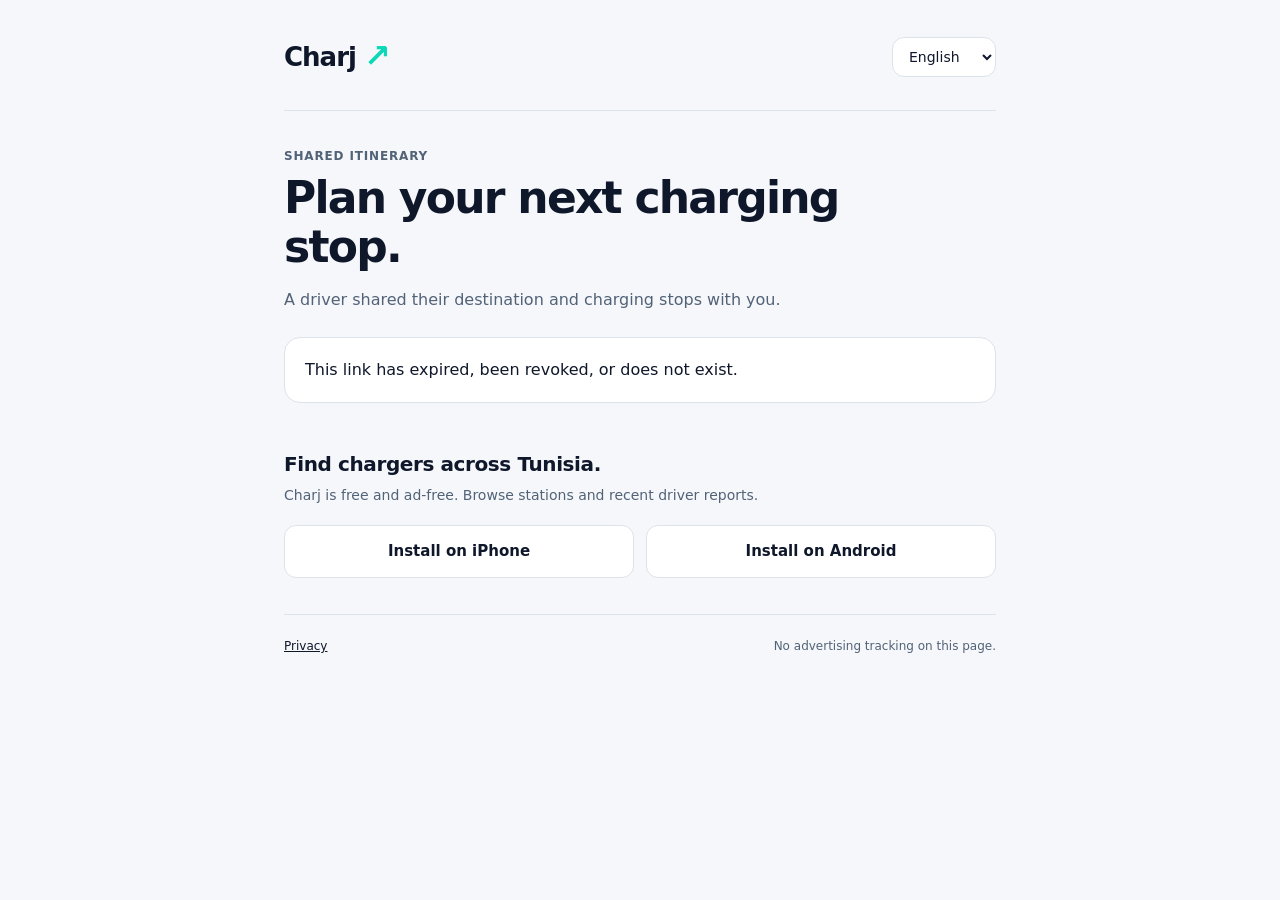
<file: share.html>
<!doctype html>
<html lang="fr" dir="ltr">
<head>
  <meta charset="utf-8">
  <meta name="viewport" content="width=device-width, initial-scale=1">
  <meta name="robots" content="noindex, nofollow">
  <meta name="referrer" content="no-referrer">
  <meta http-equiv="Content-Security-Policy" content="default-src 'none'; script-src 'self'; style-src 'self'; connect-src https://sblkoeronfuhqklvnhtn.supabase.co; base-uri 'none'; form-action 'none'">
  <title>Charj</title>
  <link rel="stylesheet" href="share.css">
  <script src="share.js" defer></script>
</head>
<body>
  <main>
    <header class="topbar">
      <a class="brand" href="index.html" aria-label="Charj">Charj<span aria-hidden="true">↗</span></a>
      <select id="language" aria-label="Langue / اللغة / Language">
        <option value="fr">Français</option><option value="ar">العربية</option><option value="en">English</option>
      </select>
    </header>
    <section class="intro">
      <p class="eyebrow" data-text="eyebrow"></p>
      <h1 data-text="title"></h1>
      <p class="muted" data-text="intro"></p>
    </section>
    <section id="status" class="status" aria-live="polite">
      <p id="status-text"></p>
      <button id="retry" type="button" hidden data-text="retry"></button>
    </section>
    <article id="itinerary" class="itinerary" hidden>
      <div class="trip-heading"><span class="route-icon" aria-hidden="true">↗</span><div><p class="eyebrow" data-text="destination"></p><h2 id="trip-title"></h2><p id="destination-name" class="muted"></p></div></div>
      <p class="meta" id="dates"></p>
      <h3 data-text="stops"></h3>
      <ol id="stops"></ol>
      <p class="notice" data-text="disclaimer"></p>
      <a id="open-app" class="button primary" data-text="open"></a>
      <p class="small muted" data-text="openHint"></p>
    </article>
    <section class="install">
      <div><h2 data-text="installTitle"></h2><p class="muted" data-text="installBody"></p></div>
      <div class="install-links"><a class="button secondary" href="https://apps.apple.com/app/id6770287451" data-text="ios" rel="noreferrer"></a><a class="button secondary" href="https://play.google.com/store/apps/details?id=tn.charj" data-text="android" rel="noreferrer"></a></div>
    </section>
    <footer><a id="privacy" href="privacy-fr.html" data-text="privacy"></a><span data-text="noTracking"></span></footer>
  </main>
</body>
</html>
</file>
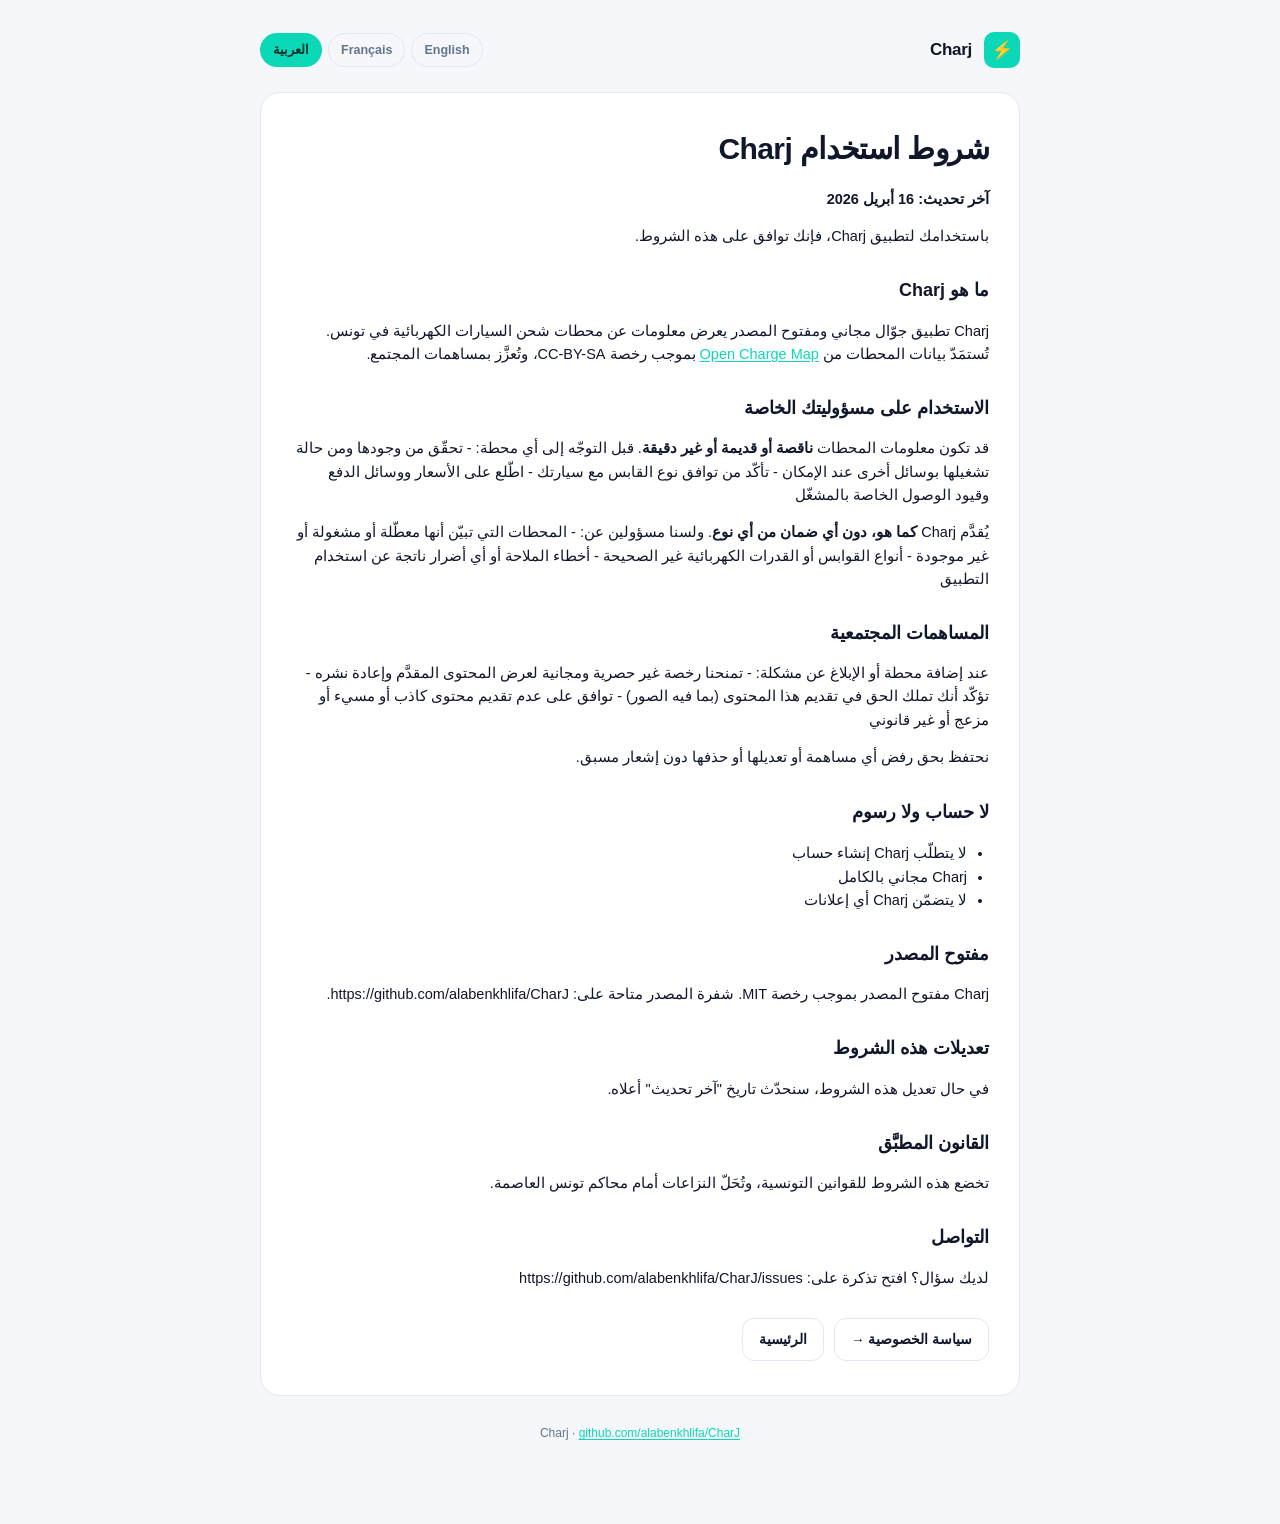
<file: terms-ar.html>
<!DOCTYPE html>
<html lang="ar" dir="rtl">
<head>
<meta charset="utf-8" />
<meta name="viewport" content="width=device-width, initial-scale=1" />
<title>Charj — شروط الاستخدام</title>
<meta name="robots" content="index,follow" />
<meta name="description" content="شروط الاستخدام — Charj, the free EV charger finder for Tunisia." />
<style>
:root{--bg:#f5f7fa;--surface:#fff;--text:#0f172a;--muted:#64748b;
--border:#e2e8f0;--accent:#0BD8B6;--accent-dark:#042F2E;}
@media (prefers-color-scheme:dark){:root{--bg:#0f172a;--surface:#1e293b;
--text:#f8fafc;--muted:#94a3b8;--border:#334155;}}
*{box-sizing:border-box}html,body{margin:0;padding:0}
body{font-family:-apple-system,BlinkMacSystemFont,"SF Pro","Helvetica Neue",
sans-serif;background:var(--bg);color:var(--text);line-height:1.6;
padding:32px 20px 80px;transition:background .3s,color .3s}
main{max-width:760px;margin:0 auto}
.topbar{display:flex;align-items:center;justify-content:space-between;
margin-bottom:24px;flex-wrap:wrap;gap:12px}
.brand{display:flex;align-items:center;gap:12px;text-decoration:none;color:var(--text)}
.brand-dot{width:36px;height:36px;border-radius:10px;background:var(--accent);
display:flex;align-items:center;justify-content:center;color:var(--accent-dark);
font-weight:800;font-size:18px}
.brand-name{font-weight:800;font-size:17px;letter-spacing:-.3px}
.lang{display:flex;gap:6px}
.lang a{padding:6px 12px;border-radius:999px;text-decoration:none;
font-size:12.5px;font-weight:600;color:var(--muted);border:1px solid var(--border)}
.lang a.active{background:var(--accent);color:var(--accent-dark);border-color:transparent}
.card{background:var(--surface);border:1px solid var(--border);
border-radius:20px;padding:32px 30px 34px}
h1{font-size:30px;letter-spacing:-.6px;margin:0 0 8px;font-weight:800}
h2{font-size:18px;margin:28px 0 10px;font-weight:700}
h3{font-size:15px;margin:18px 0 6px;font-weight:600}
p,li{font-size:14.5px}
a{color:var(--accent);text-decoration:underline;text-underline-offset:2px}
code{background:rgba(0,0,0,.06);padding:1px 6px;border-radius:4px;font-size:13px}
@media (prefers-color-scheme:dark){code{background:rgba(255,255,255,.08)}}
ul{padding-left:22px}
[dir=rtl] ul{padding-right:22px;padding-left:0}
.meta{color:var(--muted);font-size:12.5px;margin:10px 0 22px}
.doc-nav{display:flex;gap:10px;margin-top:28px;flex-wrap:wrap}
.doc-nav a{background:var(--surface);border:1px solid var(--border);
padding:10px 16px;border-radius:12px;text-decoration:none;color:var(--text);
font-weight:600;font-size:13.5px}
footer{max-width:760px;margin:28px auto 0;color:var(--muted);font-size:12px;
text-align:center}
</style>
</head>
<body>
  <main>
    <div class="topbar">
      <a class="brand" href="./index.html">
        <span class="brand-dot">⚡</span>
        <span class="brand-name">Charj</span>
      </a>
      <div class="lang"><a href="./terms-en.html">English</a><a href="./terms-fr.html">Français</a><a href="./terms-ar.html" class="active">العربية</a></div>
    </div>
    <article class="card">
      <h1>شروط استخدام Charj</h1>
<p><strong>آخر تحديث: 16 أبريل 2026</strong></p>
<p>باستخدامك لتطبيق Charj، فإنك توافق على هذه الشروط.</p>
<h2>ما هو Charj</h2>
<p>Charj تطبيق جوّال مجاني ومفتوح المصدر يعرض معلومات عن محطات شحن السيارات الكهربائية في تونس. تُستمَدّ بيانات المحطات من <a href="https://openchargemap.org">Open Charge Map</a> بموجب رخصة CC-BY-SA، وتُعزَّز بمساهمات المجتمع.</p>
<h2>الاستخدام على مسؤوليتك الخاصة</h2>
<p>قد تكون معلومات المحطات <strong>ناقصة أو قديمة أو غير دقيقة</strong>. قبل التوجّه إلى أي محطة:
- تحقّق من وجودها ومن حالة تشغيلها بوسائل أخرى عند الإمكان
- تأكّد من توافق نوع القابس مع سيارتك
- اطّلع على الأسعار ووسائل الدفع وقيود الوصول الخاصة بالمشغّل</p>
<p>يُقدَّم Charj <strong>كما هو، دون أي ضمان من أي نوع</strong>. ولسنا مسؤولين عن:
- المحطات التي تبيّن أنها معطّلة أو مشغولة أو غير موجودة
- أنواع القوابس أو القدرات الكهربائية غير الصحيحة
- أخطاء الملاحة أو أي أضرار ناتجة عن استخدام التطبيق</p>
<h2>المساهمات المجتمعية</h2>
<p>عند إضافة محطة أو الإبلاغ عن مشكلة:
- تمنحنا رخصة غير حصرية ومجانية لعرض المحتوى المقدَّم وإعادة نشره
- تؤكّد أنك تملك الحق في تقديم هذا المحتوى (بما فيه الصور)
- توافق على عدم تقديم محتوى كاذب أو مسيء أو مزعج أو غير قانوني</p>
<p>نحتفظ بحق رفض أي مساهمة أو تعديلها أو حذفها دون إشعار مسبق.</p>
<h2>لا حساب ولا رسوم</h2>
<ul>
<li>لا يتطلّب Charj إنشاء حساب</li>
<li>Charj مجاني بالكامل</li>
<li>لا يتضمّن Charj أي إعلانات</li>
</ul>
<h2>مفتوح المصدر</h2>
<p>Charj مفتوح المصدر بموجب رخصة MIT. شفرة المصدر متاحة على: https://github.com/alabenkhlifa/CharJ.</p>
<h2>تعديلات هذه الشروط</h2>
<p>في حال تعديل هذه الشروط، سنحدّث تاريخ "آخر تحديث" أعلاه.</p>
<h2>القانون المطبَّق</h2>
<p>تخضع هذه الشروط للقوانين التونسية، وتُحَلّ النزاعات أمام محاكم تونس العاصمة.</p>
<h2>التواصل</h2>
<p>لديك سؤال؟ افتح تذكرة على: https://github.com/alabenkhlifa/CharJ/issues</p>
      <div class="doc-nav"><a href="./privacy-ar.html">سياسة الخصوصية →</a><a href="./index.html">الرئيسية</a></div>
    </article>
    <footer>
      Charj · <a href="https://github.com/alabenkhlifa/CharJ">github.com/alabenkhlifa/CharJ</a>
    </footer>
  </main>
</body>
</html>
</file>
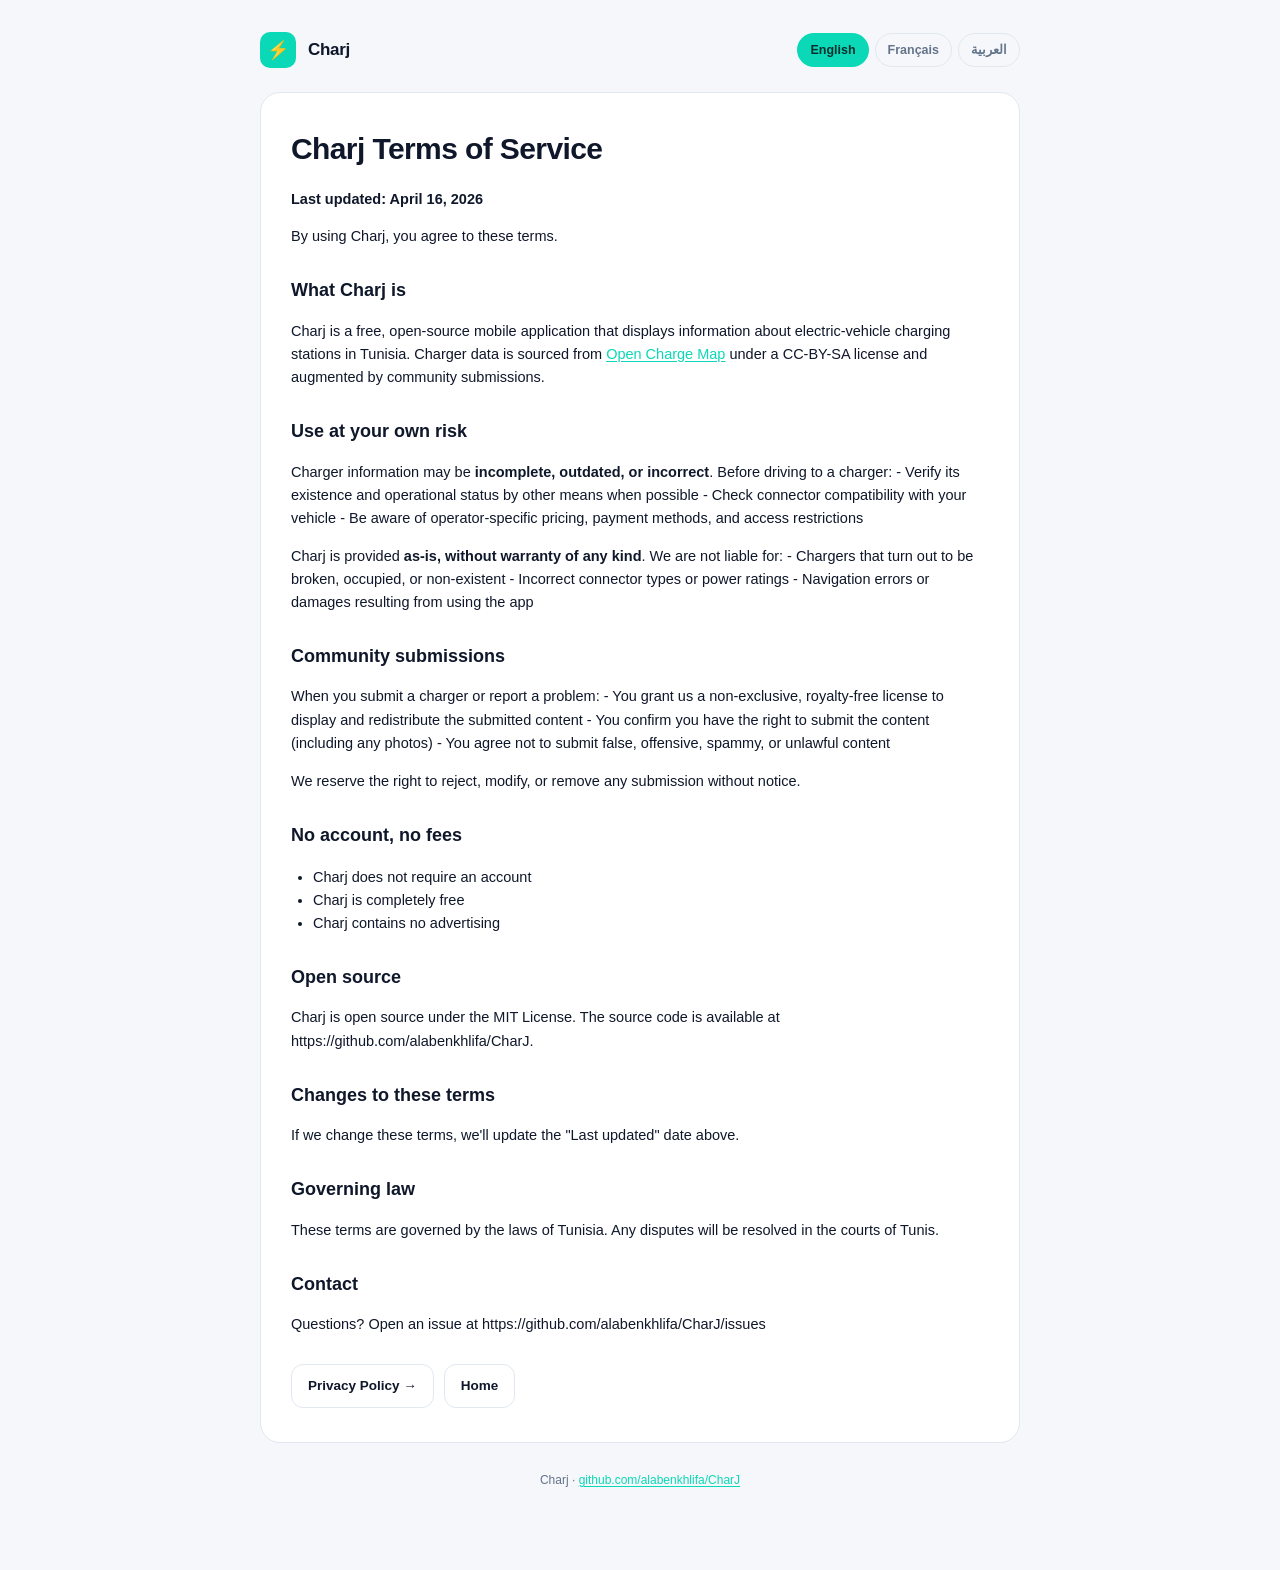
<file: terms-en.html>
<!DOCTYPE html>
<html lang="en" dir="ltr">
<head>
<meta charset="utf-8" />
<meta name="viewport" content="width=device-width, initial-scale=1" />
<title>Charj — Terms of Service</title>
<meta name="robots" content="index,follow" />
<meta name="description" content="Terms of Service — Charj, the free EV charger finder for Tunisia." />
<style>
:root{--bg:#f5f7fa;--surface:#fff;--text:#0f172a;--muted:#64748b;
--border:#e2e8f0;--accent:#0BD8B6;--accent-dark:#042F2E;}
@media (prefers-color-scheme:dark){:root{--bg:#0f172a;--surface:#1e293b;
--text:#f8fafc;--muted:#94a3b8;--border:#334155;}}
*{box-sizing:border-box}html,body{margin:0;padding:0}
body{font-family:-apple-system,BlinkMacSystemFont,"SF Pro","Helvetica Neue",
sans-serif;background:var(--bg);color:var(--text);line-height:1.6;
padding:32px 20px 80px;transition:background .3s,color .3s}
main{max-width:760px;margin:0 auto}
.topbar{display:flex;align-items:center;justify-content:space-between;
margin-bottom:24px;flex-wrap:wrap;gap:12px}
.brand{display:flex;align-items:center;gap:12px;text-decoration:none;color:var(--text)}
.brand-dot{width:36px;height:36px;border-radius:10px;background:var(--accent);
display:flex;align-items:center;justify-content:center;color:var(--accent-dark);
font-weight:800;font-size:18px}
.brand-name{font-weight:800;font-size:17px;letter-spacing:-.3px}
.lang{display:flex;gap:6px}
.lang a{padding:6px 12px;border-radius:999px;text-decoration:none;
font-size:12.5px;font-weight:600;color:var(--muted);border:1px solid var(--border)}
.lang a.active{background:var(--accent);color:var(--accent-dark);border-color:transparent}
.card{background:var(--surface);border:1px solid var(--border);
border-radius:20px;padding:32px 30px 34px}
h1{font-size:30px;letter-spacing:-.6px;margin:0 0 8px;font-weight:800}
h2{font-size:18px;margin:28px 0 10px;font-weight:700}
h3{font-size:15px;margin:18px 0 6px;font-weight:600}
p,li{font-size:14.5px}
a{color:var(--accent);text-decoration:underline;text-underline-offset:2px}
code{background:rgba(0,0,0,.06);padding:1px 6px;border-radius:4px;font-size:13px}
@media (prefers-color-scheme:dark){code{background:rgba(255,255,255,.08)}}
ul{padding-left:22px}
[dir=rtl] ul{padding-right:22px;padding-left:0}
.meta{color:var(--muted);font-size:12.5px;margin:10px 0 22px}
.doc-nav{display:flex;gap:10px;margin-top:28px;flex-wrap:wrap}
.doc-nav a{background:var(--surface);border:1px solid var(--border);
padding:10px 16px;border-radius:12px;text-decoration:none;color:var(--text);
font-weight:600;font-size:13.5px}
footer{max-width:760px;margin:28px auto 0;color:var(--muted);font-size:12px;
text-align:center}
</style>
</head>
<body>
  <main>
    <div class="topbar">
      <a class="brand" href="./index.html">
        <span class="brand-dot">⚡</span>
        <span class="brand-name">Charj</span>
      </a>
      <div class="lang"><a href="./terms-en.html" class="active">English</a><a href="./terms-fr.html">Français</a><a href="./terms-ar.html">العربية</a></div>
    </div>
    <article class="card">
      <h1>Charj Terms of Service</h1>
<p><strong>Last updated: April 16, 2026</strong></p>
<p>By using Charj, you agree to these terms.</p>
<h2>What Charj is</h2>
<p>Charj is a free, open-source mobile application that displays information about electric-vehicle charging stations in Tunisia. Charger data is sourced from <a href="https://openchargemap.org">Open Charge Map</a> under a CC-BY-SA license and augmented by community submissions.</p>
<h2>Use at your own risk</h2>
<p>Charger information may be <strong>incomplete, outdated, or incorrect</strong>. Before driving to a charger:
- Verify its existence and operational status by other means when possible
- Check connector compatibility with your vehicle
- Be aware of operator-specific pricing, payment methods, and access restrictions</p>
<p>Charj is provided <strong>as-is, without warranty of any kind</strong>. We are not liable for:
- Chargers that turn out to be broken, occupied, or non-existent
- Incorrect connector types or power ratings
- Navigation errors or damages resulting from using the app</p>
<h2>Community submissions</h2>
<p>When you submit a charger or report a problem:
- You grant us a non-exclusive, royalty-free license to display and redistribute the submitted content
- You confirm you have the right to submit the content (including any photos)
- You agree not to submit false, offensive, spammy, or unlawful content</p>
<p>We reserve the right to reject, modify, or remove any submission without notice.</p>
<h2>No account, no fees</h2>
<ul>
<li>Charj does not require an account</li>
<li>Charj is completely free</li>
<li>Charj contains no advertising</li>
</ul>
<h2>Open source</h2>
<p>Charj is open source under the MIT License. The source code is available at https://github.com/alabenkhlifa/CharJ.</p>
<h2>Changes to these terms</h2>
<p>If we change these terms, we'll update the "Last updated" date above.</p>
<h2>Governing law</h2>
<p>These terms are governed by the laws of Tunisia. Any disputes will be resolved in the courts of Tunis.</p>
<h2>Contact</h2>
<p>Questions? Open an issue at https://github.com/alabenkhlifa/CharJ/issues</p>
      <div class="doc-nav"><a href="./privacy-en.html">Privacy Policy →</a><a href="./index.html">Home</a></div>
    </article>
    <footer>
      Charj · <a href="https://github.com/alabenkhlifa/CharJ">github.com/alabenkhlifa/CharJ</a>
    </footer>
  </main>
</body>
</html>
</file>
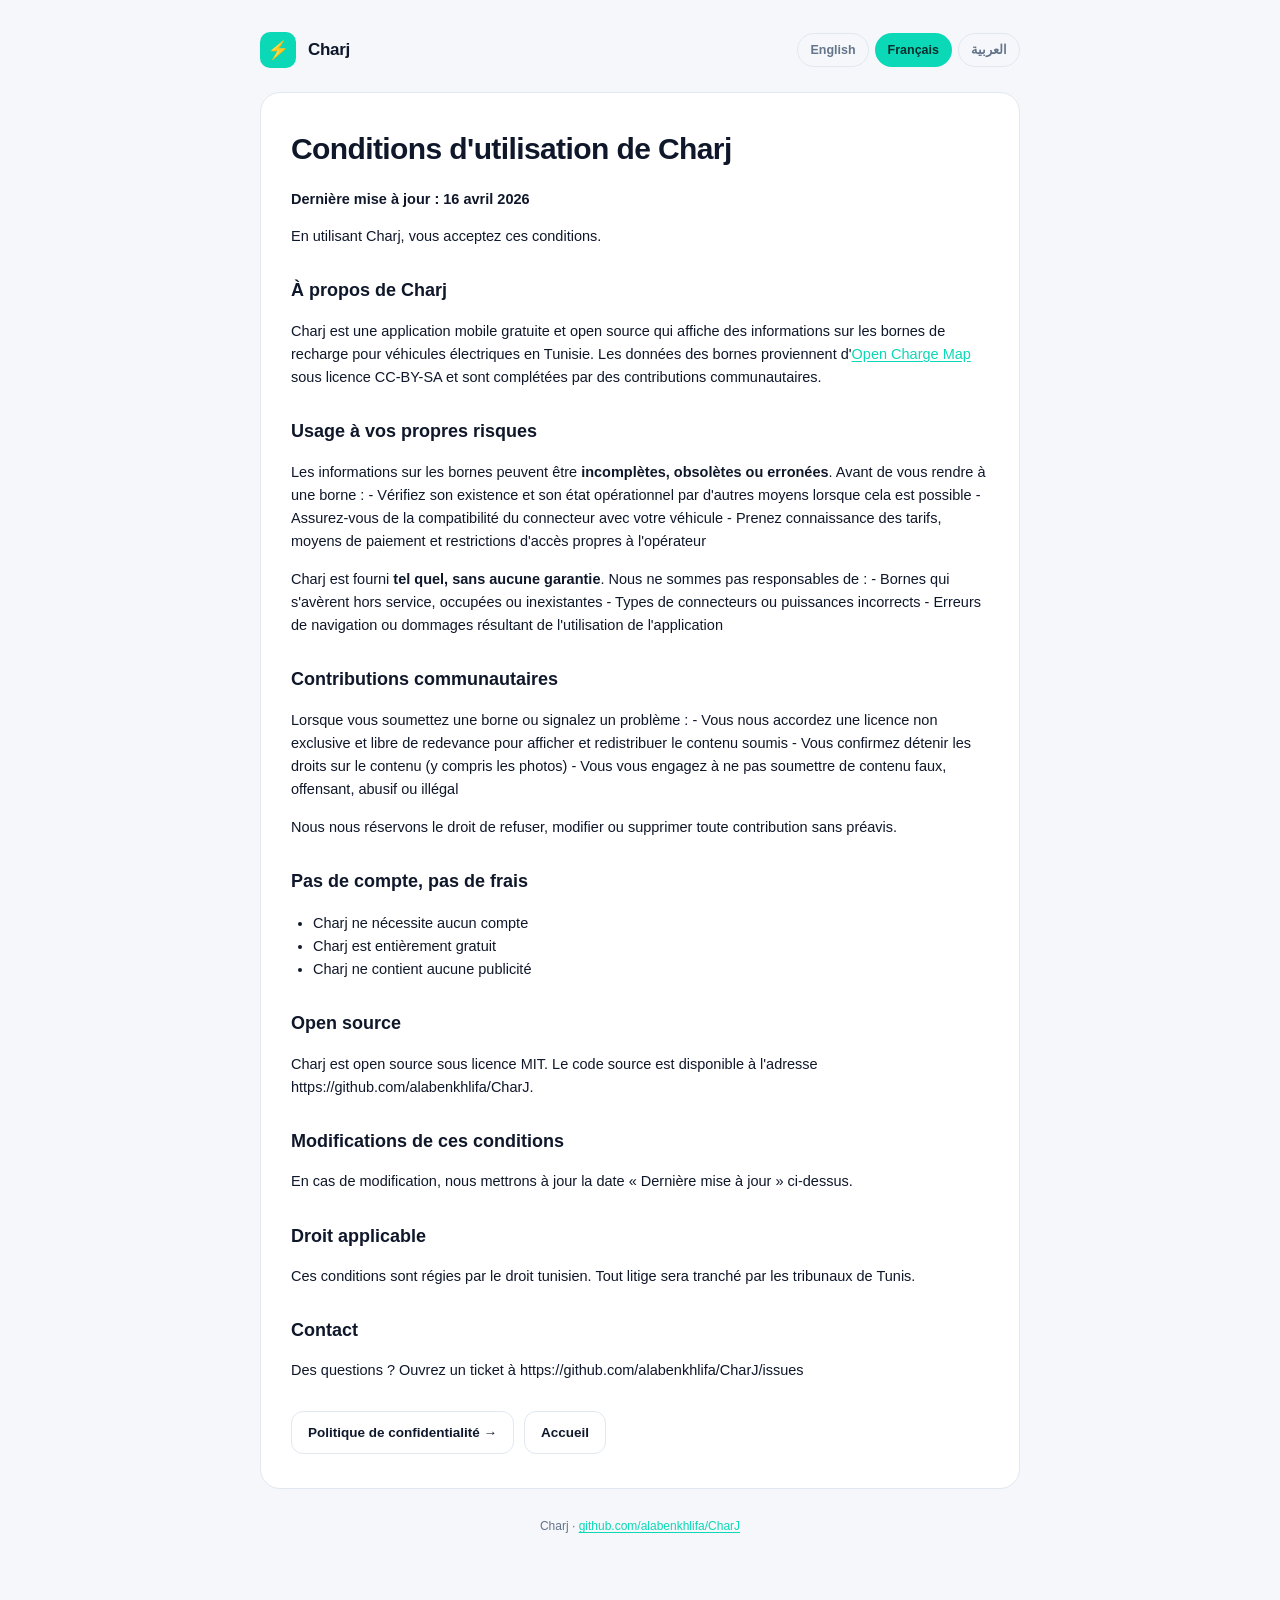
<file: terms-fr.html>
<!DOCTYPE html>
<html lang="fr" dir="ltr">
<head>
<meta charset="utf-8" />
<meta name="viewport" content="width=device-width, initial-scale=1" />
<title>Charj — Conditions d'utilisation</title>
<meta name="robots" content="index,follow" />
<meta name="description" content="Conditions d'utilisation — Charj, the free EV charger finder for Tunisia." />
<style>
:root{--bg:#f5f7fa;--surface:#fff;--text:#0f172a;--muted:#64748b;
--border:#e2e8f0;--accent:#0BD8B6;--accent-dark:#042F2E;}
@media (prefers-color-scheme:dark){:root{--bg:#0f172a;--surface:#1e293b;
--text:#f8fafc;--muted:#94a3b8;--border:#334155;}}
*{box-sizing:border-box}html,body{margin:0;padding:0}
body{font-family:-apple-system,BlinkMacSystemFont,"SF Pro","Helvetica Neue",
sans-serif;background:var(--bg);color:var(--text);line-height:1.6;
padding:32px 20px 80px;transition:background .3s,color .3s}
main{max-width:760px;margin:0 auto}
.topbar{display:flex;align-items:center;justify-content:space-between;
margin-bottom:24px;flex-wrap:wrap;gap:12px}
.brand{display:flex;align-items:center;gap:12px;text-decoration:none;color:var(--text)}
.brand-dot{width:36px;height:36px;border-radius:10px;background:var(--accent);
display:flex;align-items:center;justify-content:center;color:var(--accent-dark);
font-weight:800;font-size:18px}
.brand-name{font-weight:800;font-size:17px;letter-spacing:-.3px}
.lang{display:flex;gap:6px}
.lang a{padding:6px 12px;border-radius:999px;text-decoration:none;
font-size:12.5px;font-weight:600;color:var(--muted);border:1px solid var(--border)}
.lang a.active{background:var(--accent);color:var(--accent-dark);border-color:transparent}
.card{background:var(--surface);border:1px solid var(--border);
border-radius:20px;padding:32px 30px 34px}
h1{font-size:30px;letter-spacing:-.6px;margin:0 0 8px;font-weight:800}
h2{font-size:18px;margin:28px 0 10px;font-weight:700}
h3{font-size:15px;margin:18px 0 6px;font-weight:600}
p,li{font-size:14.5px}
a{color:var(--accent);text-decoration:underline;text-underline-offset:2px}
code{background:rgba(0,0,0,.06);padding:1px 6px;border-radius:4px;font-size:13px}
@media (prefers-color-scheme:dark){code{background:rgba(255,255,255,.08)}}
ul{padding-left:22px}
[dir=rtl] ul{padding-right:22px;padding-left:0}
.meta{color:var(--muted);font-size:12.5px;margin:10px 0 22px}
.doc-nav{display:flex;gap:10px;margin-top:28px;flex-wrap:wrap}
.doc-nav a{background:var(--surface);border:1px solid var(--border);
padding:10px 16px;border-radius:12px;text-decoration:none;color:var(--text);
font-weight:600;font-size:13.5px}
footer{max-width:760px;margin:28px auto 0;color:var(--muted);font-size:12px;
text-align:center}
</style>
</head>
<body>
  <main>
    <div class="topbar">
      <a class="brand" href="./index.html">
        <span class="brand-dot">⚡</span>
        <span class="brand-name">Charj</span>
      </a>
      <div class="lang"><a href="./terms-en.html">English</a><a href="./terms-fr.html" class="active">Français</a><a href="./terms-ar.html">العربية</a></div>
    </div>
    <article class="card">
      <h1>Conditions d'utilisation de Charj</h1>
<p><strong>Dernière mise à jour : 16 avril 2026</strong></p>
<p>En utilisant Charj, vous acceptez ces conditions.</p>
<h2>À propos de Charj</h2>
<p>Charj est une application mobile gratuite et open source qui affiche des informations sur les bornes de recharge pour véhicules électriques en Tunisie. Les données des bornes proviennent d'<a href="https://openchargemap.org">Open Charge Map</a> sous licence CC-BY-SA et sont complétées par des contributions communautaires.</p>
<h2>Usage à vos propres risques</h2>
<p>Les informations sur les bornes peuvent être <strong>incomplètes, obsolètes ou erronées</strong>. Avant de vous rendre à une borne :
- Vérifiez son existence et son état opérationnel par d'autres moyens lorsque cela est possible
- Assurez-vous de la compatibilité du connecteur avec votre véhicule
- Prenez connaissance des tarifs, moyens de paiement et restrictions d'accès propres à l'opérateur</p>
<p>Charj est fourni <strong>tel quel, sans aucune garantie</strong>. Nous ne sommes pas responsables de :
- Bornes qui s'avèrent hors service, occupées ou inexistantes
- Types de connecteurs ou puissances incorrects
- Erreurs de navigation ou dommages résultant de l'utilisation de l'application</p>
<h2>Contributions communautaires</h2>
<p>Lorsque vous soumettez une borne ou signalez un problème :
- Vous nous accordez une licence non exclusive et libre de redevance pour afficher et redistribuer le contenu soumis
- Vous confirmez détenir les droits sur le contenu (y compris les photos)
- Vous vous engagez à ne pas soumettre de contenu faux, offensant, abusif ou illégal</p>
<p>Nous nous réservons le droit de refuser, modifier ou supprimer toute contribution sans préavis.</p>
<h2>Pas de compte, pas de frais</h2>
<ul>
<li>Charj ne nécessite aucun compte</li>
<li>Charj est entièrement gratuit</li>
<li>Charj ne contient aucune publicité</li>
</ul>
<h2>Open source</h2>
<p>Charj est open source sous licence MIT. Le code source est disponible à l'adresse https://github.com/alabenkhlifa/CharJ.</p>
<h2>Modifications de ces conditions</h2>
<p>En cas de modification, nous mettrons à jour la date « Dernière mise à jour » ci-dessus.</p>
<h2>Droit applicable</h2>
<p>Ces conditions sont régies par le droit tunisien. Tout litige sera tranché par les tribunaux de Tunis.</p>
<h2>Contact</h2>
<p>Des questions ? Ouvrez un ticket à https://github.com/alabenkhlifa/CharJ/issues</p>
      <div class="doc-nav"><a href="./privacy-fr.html">Politique de confidentialité →</a><a href="./index.html">Accueil</a></div>
    </article>
    <footer>
      Charj · <a href="https://github.com/alabenkhlifa/CharJ">github.com/alabenkhlifa/CharJ</a>
    </footer>
  </main>
</body>
</html>
</file>
<file: share.css>
:root{color-scheme:light dark;--bg:#f5f7fa;--surface:#fff;--text:#0f172a;--muted:#526277;--border:#dce3eb;--accent:#0bd8b6;--accent-text:#042f2e;--soft:#ecf9f5;--warning:#a33b22}
@media(prefers-color-scheme:dark){:root{--bg:#09090b;--surface:#18181b;--text:#fafafa;--muted:#b3b3bf;--border:#34343c;--soft:#16342e;--warning:#ffb39b}}
*{box-sizing:border-box}body{margin:0;background:var(--bg);color:var(--text);font-family:system-ui,-apple-system,BlinkMacSystemFont,"Segoe UI",sans-serif;line-height:1.55}main{max-width:760px;margin:auto;padding:24px 24px 48px}.topbar{display:flex;justify-content:space-between;align-items:center;padding:8px 0 28px;border-bottom:1px solid var(--border)}.brand{font-size:26px;font-weight:850;letter-spacing:-1px;text-decoration:none;color:var(--text);display:flex;gap:8px;align-items:center}.brand span{color:var(--accent);font-size:32px}select{font:inherit;font-size:14px;color:var(--text);background:var(--surface);border:1px solid var(--border);border-radius:12px;padding:10px 12px}.intro{padding:36px 0 24px}.eyebrow{margin:0 0 8px;font-size:12px;font-weight:750;letter-spacing:.07em;text-transform:uppercase;color:var(--muted)}h1{font-size:clamp(30px,5vw,44px);letter-spacing:-.04em;line-height:1.12;margin:0 0 16px;max-width:620px}h2{font-size:22px;line-height:1.3;letter-spacing:-.02em;margin:0 0 8px;overflow-wrap:anywhere}h3{font-size:15px;margin:24px 0 12px}.muted{color:var(--muted);margin:0;max-width:580px}.status{padding:20px;border:1px solid var(--border);border-radius:16px;background:var(--surface)}.status p{margin:0}.status button{margin-top:16px}.itinerary{padding:28px;background:var(--surface);border:1px solid var(--border);border-radius:24px}.trip-heading{display:flex;gap:18px;align-items:flex-start}.route-icon{width:48px;height:48px;display:grid;place-items:center;flex:none;border-radius:14px;background:var(--soft);font-size:28px;color:var(--text)}.meta{color:var(--muted);font-size:12px;border-bottom:1px solid var(--border);padding-bottom:20px;margin:20px 0 0}ol{list-style:none;padding:0;margin:0;counter-reset:stop}li{counter-increment:stop;display:flex;gap:14px;border-bottom:1px solid var(--border);padding:16px 0}li:before{content:counter(stop);display:grid;place-items:center;width:30px;height:30px;flex:none;border-radius:50%;background:var(--soft);font-size:13px;font-weight:700}li strong{display:block;font-size:16px;overflow-wrap:anywhere}li p{margin:4px 0 0;font-size:13px;color:var(--muted)}.warning{color:var(--warning)}.notice{font-size:13px;background:var(--soft);padding:14px 16px;border-radius:12px;margin:24px 0 18px}.button,button{font:inherit;font-size:15px;font-weight:650;display:inline-flex;align-items:center;justify-content:center;text-align:center;border-radius:12px;padding:14px 18px;text-decoration:none;border:1px solid var(--border);cursor:pointer;color:var(--text);background:var(--surface)}.primary{background:var(--accent);color:var(--accent-text);border-color:var(--accent);width:100%}.secondary{background:var(--surface)}.small{font-size:12px;margin-top:12px}.install{margin-top:24px;display:grid;gap:18px;padding:24px 0}.install h2{font-size:20px}.install p{font-size:14px}.install-links{display:flex;gap:12px;flex-wrap:wrap}.install-links a{flex:1;min-width:150px}footer{border-top:1px solid var(--border);padding-top:22px;margin-top:12px;display:flex;flex-wrap:wrap;gap:12px;justify-content:space-between;font-size:12px;color:var(--muted)}footer a{color:var(--text)}a:focus-visible,button:focus-visible,select:focus-visible{outline:3px solid var(--accent);outline-offset:4px}[hidden]{display:none!important}[dir=rtl] .eyebrow{letter-spacing:0}[dir=rtl] h1,[dir=rtl] h2{letter-spacing:0}@media(max-width:460px){main{padding:16px 18px 32px}.intro{padding-top:28px}.itinerary{padding:20px;border-radius:18px}.trip-heading{gap:12px}.route-icon{width:40px;height:40px}.install-links{gap:8px}.install-links a{min-width:120px;font-size:14px}}
</file>
